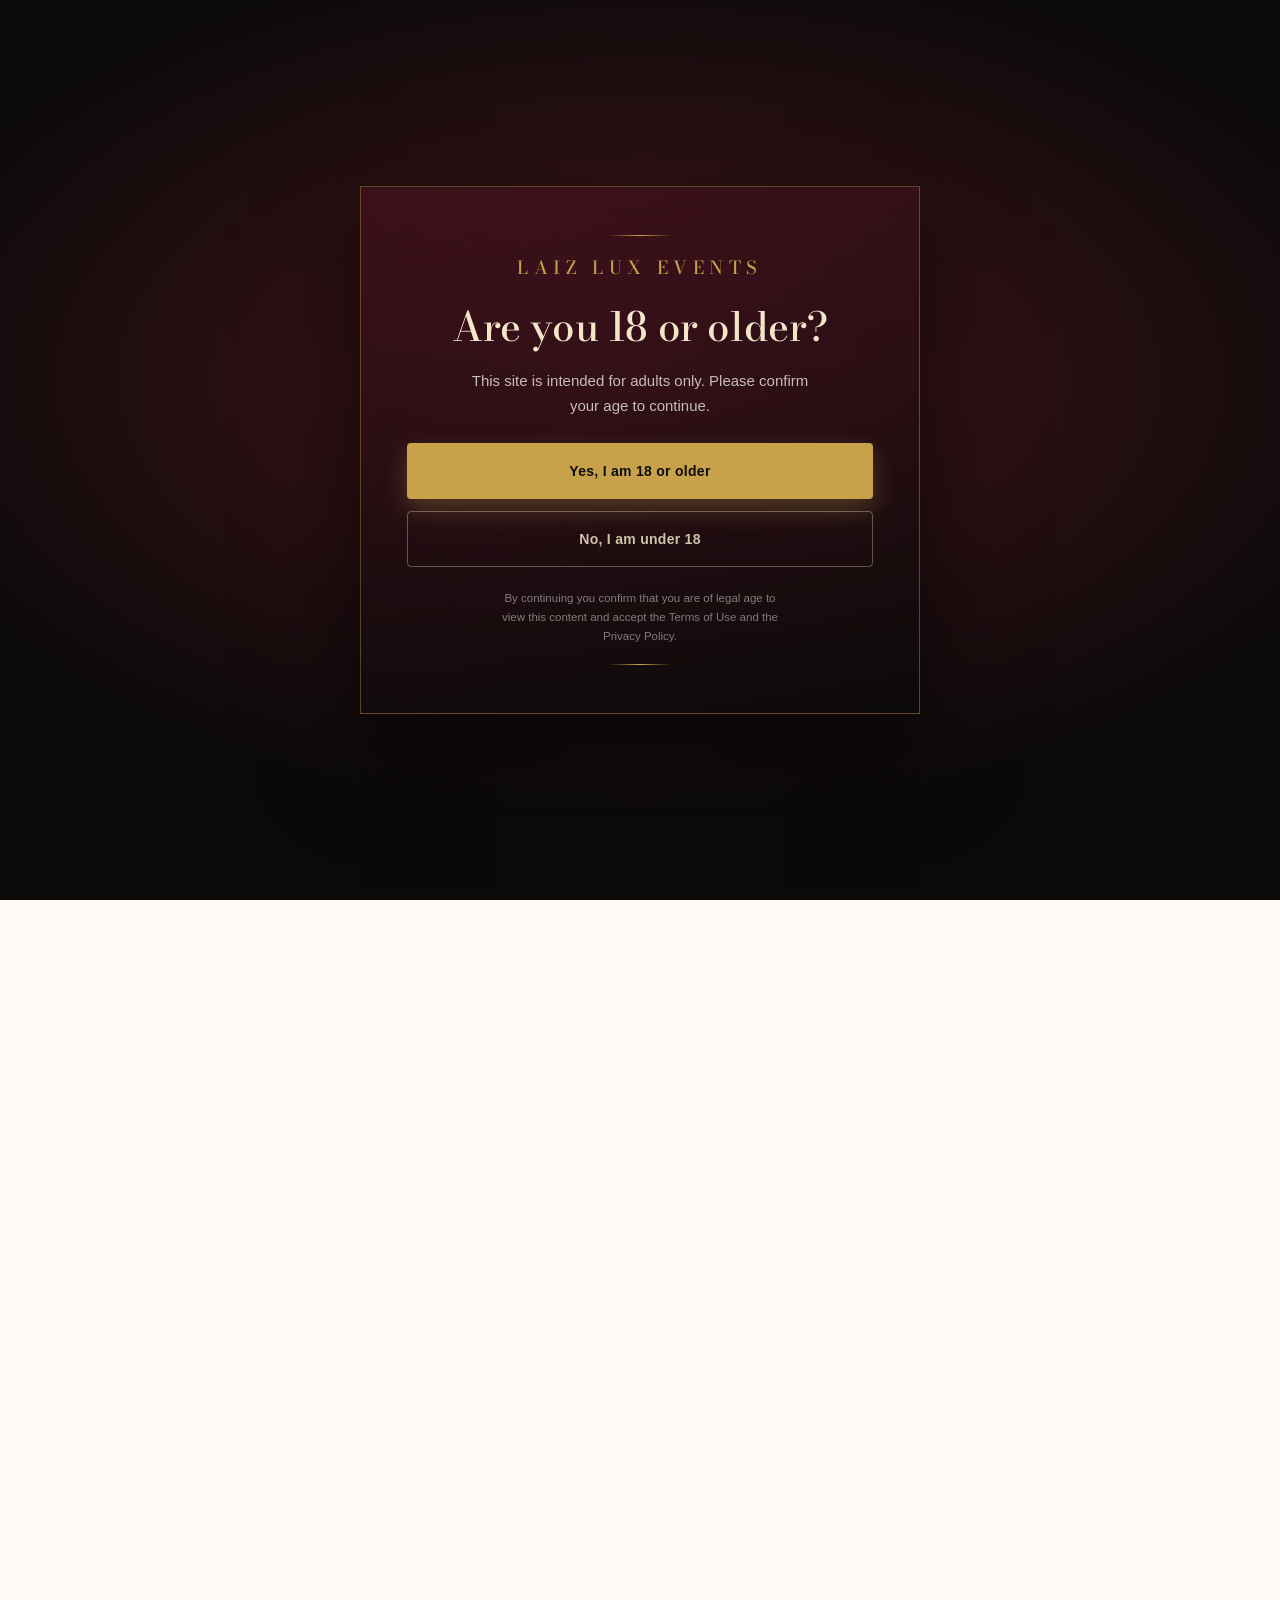
<file: index.html>
<!doctype html>
<html lang="en">
  <head>
    <meta charset="UTF-8" />
    <meta name="viewport" content="width=device-width, initial-scale=1" />

    <!-- ══════════════════════════════════════════════════════════════════
         ENDEREÇO DO SITE — quando tiveres domínio próprio, substitui o
         endereço nas linhas marcadas com [URL] aqui em baixo.
         ══════════════════════════════════════════════════════════════════ -->

    <title>Laiz Lux Events | Social company for international visitors in Lisbon &amp; Cascais</title>
    <meta name="description" content="English-speaking, strictly non-sexual social company for international visitors and residents in Lisbon, Cascais, Estoril, Ericeira and Comporta. Dinners, cultural events and celebrations. 18+." />
    <meta name="keywords" content="social company Lisbon, event companion Lisbon, social company Cascais, international visitors Lisbon, events Estoril, social company Ericeira, social company Comporta, dinner company Lisbon" />
    <meta name="author" content="Laiz Lux Events" />
    <meta name="robots" content="index, follow, max-image-preview:large" />
    <meta name="theme-color" content="#6E1B2B" />

    <!-- [URL] -->
    <link rel="canonical" href="https://mrbiscoitoxxx-web.github.io/" />
    <!-- [URL] -->
    <link rel="alternate" hreflang="en" href="https://mrbiscoitoxxx-web.github.io/" />
    <!-- [URL] -->
    <link rel="alternate" hreflang="pt" href="https://mrbiscoitoxxx-web.github.io/?lang=pt" />
    <!-- [URL] -->
    <link rel="alternate" hreflang="x-default" href="https://mrbiscoitoxxx-web.github.io/" />

    <meta property="og:site_name" content="Laiz Lux Events" />
    <meta property="og:title" content="Laiz Lux Events | Your occasion in Lisbon, made easy." />
    <meta property="og:description" content="Warm, strictly non-sexual social company for international visitors and residents in Lisbon and on the Portuguese coast." />
    <!-- [URL] -->
    <meta property="og:url" content="https://mrbiscoitoxxx-web.github.io/" />
    <!-- [URL] -->
    <meta property="og:image" content="https://mrbiscoitoxxx-web.github.io/og.jpg" />
    <meta property="og:image:width" content="1200" />
    <meta property="og:image:height" content="630" />
    <meta property="og:image:alt" content="Laiz Lux Events — your occasion in Lisbon, made easy." />
    <meta property="og:type" content="website" />
    <meta property="og:locale" content="en_GB" />
    <meta property="og:locale:alternate" content="pt_PT" />
    <meta name="twitter:card" content="summary_large_image" />
    <meta name="twitter:title" content="Laiz Lux Events | Your occasion in Lisbon, made easy." />
    <meta name="twitter:description" content="Warm, strictly non-sexual social company for international visitors and residents in Lisbon and Cascais." />

    <link rel="icon" type="image/svg+xml" href="data:image/svg+xml,%3Csvg xmlns='http://www.w3.org/2000/svg' viewBox='0 0 64 64'%3E%3Crect width='64' height='64' rx='32' fill='%236E1B2B'/%3E%3Ctext x='32' y='43' text-anchor='middle' font-family='Georgia' font-size='38' fill='%23C8A24A'%3EL%3C/text%3E%3C/svg%3E" />
    <link rel="apple-touch-icon" href="apple-touch-icon.png" />
    <link rel="preload" as="font" type="font/woff2" href="fonts/bodoni-500.woff2" crossorigin />
    <link rel="preload" as="image" href="laiz-hero.jpg" />
    <script>
      /* ─── Vinheta de abertura ───
         enabled        : liga/desliga a animação de entrada
         oncePerSession : true = só na primeira página de cada visita
         ?intro=1 no endereço força sempre a repetição. */
      window.LAIZ_INTRO = { enabled: true, oncePerSession: false };
      (function () {
        try {
          var cfg = window.LAIZ_INTRO;
          var hash = window.location.hash || '';
          if (/^#(top|about|gallery|how|faq|details|inquiry)$/.test(hash)) return;
          var forced = new URLSearchParams(window.location.search).get('intro') === '1';
          if (!forced) {
            if (!cfg.enabled) return;
            if (cfg.oncePerSession) {
              try { if (sessionStorage.getItem('laiz-intro') === '1') return; } catch (e) {}
            }
          }
          document.documentElement.classList.add('splash-on');
        } catch (e) {}
      })();
    </script>
    <link rel="stylesheet" href="style.css" />
  </head>
  <body>
    <div class="splash" id="splash" aria-hidden="true">
      <div class="splash-veil splash-veil-top"></div>
      <div class="splash-veil splash-veil-bottom"></div>

      <div class="splash-stage">
        <canvas class="splash-dust" id="splash-dust"></canvas>
        <div class="splash-glow"></div>

        <div class="splash-rules">
          <i style="--y: 34%; --delay: .26s; --hue: rgba(200,162,74,.8)"></i>
          <i style="--y: 50%; --delay: .40s; --hue: rgba(140,36,56,.9)"></i>
          <i style="--y: 66%; --delay: .32s; --hue: rgba(200,162,74,.55)"></i>
        </div>

        <span class="splash-orn splash-orn-a"></span>
        <span class="splash-orn splash-orn-b"></span>
        <span class="splash-orn splash-orn-c"></span>

        <div class="splash-mark">
          <svg class="mark" viewBox="0 0 1000 300" role="img" aria-label="Laiz Lux Events">
            <defs>
              <linearGradient id="sp-gold" x1="0" y1="0" x2="0" y2="1">
                <stop offset="0" stop-color="#F0DDA6" />
                <stop offset=".46" stop-color="#C8A24A" />
                <stop offset=".62" stop-color="#8E6C25" />
                <stop offset="1" stop-color="#E4C577" />
              </linearGradient>
              <linearGradient id="sp-edge" x1="0" y1="0" x2="1" y2="0">
                <stop offset="0" stop-color="#8C2438" />
                <stop offset=".35" stop-color="#C8A24A" />
                <stop offset="1" stop-color="#F3E6C8" />
              </linearGradient>
              <linearGradient id="sp-head" x1="0" y1="0" x2="1" y2="0">
                <stop offset="0" stop-color="#C8A24A" stop-opacity="0" />
                <stop offset=".5" stop-color="#FFF4D4" stop-opacity=".95" />
                <stop offset="1" stop-color="#C8A24A" stop-opacity="0" />
              </linearGradient>
              <linearGradient id="sp-band" x1="0" y1="0" x2="1" y2="0">
                <stop offset="0" stop-color="#000" />
                <stop offset=".36" stop-color="#555" />
                <stop offset=".5" stop-color="#fff" />
                <stop offset=".64" stop-color="#555" />
                <stop offset="1" stop-color="#000" />
              </linearGradient>

              <clipPath id="sp-wipe-stroke" clipPathUnits="userSpaceOnUse">
                <rect class="wipe wipe-stroke" x="0" y="-40" width="1000" height="380" />
              </clipPath>
              <clipPath id="sp-wipe-fill" clipPathUnits="userSpaceOnUse">
                <rect class="wipe wipe-fill" x="0" y="-40" width="1000" height="380" />
              </clipPath>
              <mask id="sp-shine" maskUnits="userSpaceOnUse" x="-600" y="-100" width="2400" height="500">
                <rect class="shine-band" x="0" y="-100" width="330" height="500" fill="url(#sp-band)" />
              </mask>
            </defs>

            <g class="ink ink-fill" clip-path="url(#sp-wipe-fill)">
              <text id="lineA" x="507" y="158">LAIZ LUX</text>
              <text id="lineB" x="518" y="232">EVENTS</text>
            </g>

            <g class="ink ink-stroke" clip-path="url(#sp-wipe-stroke)">
              <text x="507" y="158">LAIZ LUX</text>
              <text x="518" y="232">EVENTS</text>
            </g>

            <g class="ink ink-shine" mask="url(#sp-shine)">
              <text x="507" y="158">LAIZ LUX</text>
              <text x="518" y="232">EVENTS</text>
            </g>

            <rect class="light-head" x="-7" y="18" width="14" height="264" fill="url(#sp-head)" />
          </svg>

          <p class="splash-sub">Lisboa · Cascais</p>
        </div>
      </div>
    </div>

    <div class="agegate" id="agegate" role="dialog" aria-modal="true"
         aria-labelledby="gate-title" aria-describedby="gate-body" hidden>
      <div class="gate-backdrop"></div>
      <div class="gate-panel" role="document">
        <span class="gate-rule" aria-hidden="true"></span>
        <p class="gate-brand">Laiz Lux Events</p>
        <h2 id="gate-title" data-i18n="gateTitle">Are you 18 or older?</h2>
        <p id="gate-body" class="gate-body" data-i18n="gateBody">This site is intended for adults only. Please confirm your age to continue.</p>
        <div class="gate-actions">
          <button type="button" class="button primary-button" id="gate-yes" data-i18n="gateYes">Yes, I am 18 or older</button>
          <button type="button" class="button gate-no" id="gate-no" data-i18n="gateNo">No, I am under 18</button>
        </div>
        <p class="gate-legal"><span data-i18n="gateLegalA">By continuing you confirm that you are of legal age to view this content and accept the</span> <a href="termos.html" data-i18n="gateTerms">Terms of Use</a> <span data-i18n="gateLegalB">and the</span> <a href="privacidade.html" data-i18n="gatePrivacy">Privacy Policy</a>.</p>
        <span class="gate-rule" aria-hidden="true"></span>
      </div>
    </div>

    <a class="skip-link" href="#top" data-i18n="skip">Skip to content</a>

    <svg class="icon-sprite" aria-hidden="true" focusable="false" xmlns="http://www.w3.org/2000/svg">
      <symbol id="i-wa" viewBox="0 0 24 24"><path d="M21 11.5a8.4 8.4 0 0 1-8.5 8.5 8.6 8.6 0 0 1-3.9-.9L3.2 21l1.9-5.5A8.4 8.4 0 0 1 4 11.5 8.4 8.4 0 0 1 12.5 3 8.4 8.4 0 0 1 21 11.5Z"/><path d="M9.2 9.1c.2-.5.4-.5.7-.5h.5c.2 0 .4 0 .6.5l.7 1.6c.1.2 0 .4-.1.5l-.4.5c-.1.2-.2.3 0 .6a6 6 0 0 0 2.7 2.3c.3.1.4 0 .5-.1l.6-.7c.1-.2.3-.2.5-.1l1.6.8c.2.1.3.3.3.4a1.7 1.7 0 0 1-1.2 1.6 2.9 2.9 0 0 1-2.1-.2 9.6 9.6 0 0 1-4.6-4.2 3.4 3.4 0 0 1-.6-1.8c0-.6.2-1 .3-1.2Z"/></symbol>
      <symbol id="i-glass" viewBox="0 0 24 24"><path d="M7.5 3h9l-.7 5.6a4.3 4.3 0 0 1-8.6 0L7.5 3Z"/><path d="M12 13.5V20"/><path d="M8.5 20h7"/></symbol>
      <symbol id="i-ticket" viewBox="0 0 24 24"><path d="M3 8.6c0-.9.7-1.6 1.5-1.6h15c.8 0 1.5.7 1.5 1.6v1.9a2 2 0 0 0 0 3.9v2c0 .9-.7 1.6-1.5 1.6h-15A1.6 1.6 0 0 1 3 16.4v-2a2 2 0 0 0 0-3.9V8.6Z"/><path d="M14.5 7.5v9" stroke-dasharray="2.2 2.4"/></symbol>
      <symbol id="i-sparkle" viewBox="0 0 24 24"><path d="M11 3.5 12.6 8l4.5 1.6-4.5 1.7L11 15.8 9.4 11.3 4.9 9.6 9.4 8 11 3.5Z"/><path d="M18 14.5l.8 2.2 2.2.8-2.2.8-.8 2.2-.8-2.2-2.2-.8 2.2-.8.8-2.2Z"/></symbol>
      <symbol id="i-pin" viewBox="0 0 24 24"><path d="M12 21s7-5.6 7-10.2A7 7 0 1 0 5 10.8C5 15.4 12 21 12 21Z"/><circle cx="12" cy="10.6" r="2.6"/></symbol>
      <symbol id="i-globe" viewBox="0 0 24 24"><circle cx="12" cy="12" r="9"/><path d="M3 12h18"/><path d="M12 3a14.5 14.5 0 0 1 0 18 14.5 14.5 0 0 1 0-18Z"/></symbol>
      <symbol id="i-copy" viewBox="0 0 24 24"><rect x="9" y="9" width="11" height="11" rx="2.2"/><path d="M5 15.5V6.2C5 5 6 4 7.2 4H16"/></symbol>
      <symbol id="i-check" viewBox="0 0 24 24"><path d="m5 12.6 4.6 4.6L19 7"/></symbol>
      <symbol id="i-sound-on" viewBox="0 0 24 24"><path d="M4 9.5h3.2L12 5.4v13.2L7.2 14.5H4a1 1 0 0 1-1-1v-3a1 1 0 0 1 1-1Z"/><path d="M15.8 9.2a4 4 0 0 1 0 5.6"/><path d="M18.4 6.6a7.6 7.6 0 0 1 0 10.8"/></symbol>
      <symbol id="i-sound-off" viewBox="0 0 24 24"><path d="M4 9.5h3.2L12 5.4v13.2L7.2 14.5H4a1 1 0 0 1-1-1v-3a1 1 0 0 1 1-1Z"/><path d="m16.3 9.7 4.4 4.6"/><path d="m20.7 9.7-4.4 4.6"/></symbol>
      <symbol id="i-arrow" viewBox="0 0 24 24"><path d="M4.5 12h15"/><path d="m13.5 6 6 6-6 6"/></symbol>
    </svg>

    <header class="site-header">
      <a class="brand" href="#top" aria-label="Laiz Lux Events home"><span aria-hidden="true">L</span>Laiz Lux Events</a>

      <nav id="main-nav" aria-label="Main navigation">
        <a href="#about" data-i18n="navAbout">About</a>
        <a href="#gallery" class="nav-gallery" hidden data-i18n="navGallery">Gallery</a>
        <a href="#how" data-i18n="navHow">How it works</a>
        <a href="#faq" data-i18n="navFaq">FAQ</a>
        <a href="#inquiry" data-i18n="navContact">Contact</a>
      </nav>

      <div class="header-tools">
        <div class="language-switch" role="group" aria-label="Choose language">
          <button type="button" class="active" data-language="en" aria-pressed="true">EN</button>
          <button type="button" data-language="pt" aria-pressed="false">PT</button>
        </div>
        <button type="button" class="nav-toggle" id="nav-toggle" aria-expanded="false" aria-controls="main-nav" aria-label="Menu">
          <span aria-hidden="true"></span><span aria-hidden="true"></span><span aria-hidden="true"></span>
        </button>
      </div>
    </header>

    <main>
      <section class="hero" id="top">
        <div class="hero-copy">
          <strong class="age-notice" data-i18n="age">18+ · Adults only</strong>
          <p class="eyebrow" data-i18n="eyebrow">Lisbon · Cascais</p>
          <p class="kicker" data-i18n="kicker">For international visitors &amp; residents</p>
          <h1 data-i18n="title">Your occasion in Lisbon, made easy.</h1>
          <p class="hero-body" data-i18n="body">Warm, strictly non-sexual social company for international men visiting or living in Lisbon and Cascais — for dinners, cultural events and celebrations.</p>
          <div class="hero-actions">
            <a class="button primary-button hero-cta js-wa" href="https://api.whatsapp.com/message/2DVRTS4D55OAC1?autoload=1&amp;app_absent=0" target="_blank" rel="noreferrer"><svg class="icon" aria-hidden="true"><use href="#i-wa"/></svg><span data-i18n="whatsapp">WhatsApp</span></a>
            <a class="button secondary-button" href="#inquiry" data-i18n="plan">Plan an occasion</a>
          </div>
          <p class="microcopy" data-i18n="micro">Usually replies within the hour · Lisbon &amp; Cascais · 18+</p>
          <p class="trust-line"><svg class="icon" aria-hidden="true"><use href="#i-check"/></svg><span data-i18n="trust">Respectful · Discreet · Clearly arranged</span></p>
        </div>
        <div class="hero-stage" role="img" aria-label="Laiz in a red satin gown, studio portraits">
          <img class="hero-photo" src="laiz-hero.jpg" alt="" width="1101" height="1264" />
          <div class="place-line"><span>LISBOA</span><i></i><span>CASCAIS</span></div>
          <div class="stage-note"><span>38.72° N</span><span>ATLANTIC COAST</span></div>
        </div>
        <div class="fact-strip">
          <span><svg class="icon" aria-hidden="true"><use href="#i-pin"/></svg><i data-i18n="location">Lisbon &amp; Cascais</i></span>
          <span><svg class="icon" aria-hidden="true"><use href="#i-globe"/></svg>Português &amp; English</span>
          <span><b>18+</b></span>
        </div>
      </section>

      <section class="areas-section" aria-labelledby="areas-title">
        <div>
          <p class="eyebrow" data-i18n="areasKicker">Service area · Google Maps</p>
          <h2 id="areas-title" data-i18n="areasTitle">Across Lisbon and the coast.</h2>
          <p data-i18n="areasBody">Available by arrangement in Lisbon, Cascais, Estoril, Ericeira and Comporta. Open any destination in Google Maps.</p>
        </div>
        <div class="area-links">
          <a href="https://www.google.com/maps/search/?api=1&amp;query=Lisbon%2C%20Portugal" target="_blank" rel="noreferrer"><svg class="icon" aria-hidden="true"><use href="#i-pin"/></svg>Lisbon</a>
          <a href="https://www.google.com/maps/search/?api=1&amp;query=Cascais%2C%20Portugal" target="_blank" rel="noreferrer"><svg class="icon" aria-hidden="true"><use href="#i-pin"/></svg>Cascais</a>
          <a href="https://www.google.com/maps/search/?api=1&amp;query=Estoril%2C%20Portugal" target="_blank" rel="noreferrer"><svg class="icon" aria-hidden="true"><use href="#i-pin"/></svg>Estoril</a>
          <a href="https://www.google.com/maps/search/?api=1&amp;query=Ericeira%2C%20Portugal" target="_blank" rel="noreferrer"><svg class="icon" aria-hidden="true"><use href="#i-pin"/></svg>Ericeira</a>
          <a href="https://www.google.com/maps/search/?api=1&amp;query=Comporta%2C%20Portugal" target="_blank" rel="noreferrer"><svg class="icon" aria-hidden="true"><use href="#i-pin"/></svg>Comporta</a>
        </div>
      </section>

      <section class="about-section" id="about">
        <div class="section-intro">
          <p class="eyebrow" data-i18n="aboutKicker">A local contact you can trust</p>
          <h2 data-i18n="aboutTitle">Good company, clearly arranged.</h2>
          <p data-i18n="aboutBody">For international men travelling, working or living in Lisbon and Cascais who would like friendly company at a dinner, cultural event or celebration. Every arrangement starts with clear expectations and mutual respect.</p>
        </div>
        <figure class="about-shot">
          <img src="about-shot.jpg" width="1400" height="933" loading="lazy"
               data-i18n-alt="aboutAlt" alt="Laiz seated in a black armchair, studio portrait" />
        </figure>

        <div class="occasion-grid">
          <article class="occasion-card"><span>01</span><svg class="icon" aria-hidden="true"><use href="#i-glass"/></svg><h3 data-i18n="card1Title">Dinners</h3><p data-i18n="card1Body">Relaxed social company for a restaurant reservation or special evening.</p></article>
          <article class="occasion-card"><span>02</span><svg class="icon" aria-hidden="true"><use href="#i-ticket"/></svg><h3 data-i18n="card2Title">Culture &amp; events</h3><p data-i18n="card2Body">Company for exhibitions, performances, receptions and public events.</p></article>
          <article class="occasion-card"><span>03</span><svg class="icon" aria-hidden="true"><use href="#i-sparkle"/></svg><h3 data-i18n="card3Title">Celebrations</h3><p data-i18n="card3Body">A friendly presence for parties and respectful social occasions.</p></article>
        </div>
      </section>

      <section class="gallery-section" id="gallery" aria-labelledby="gallery-title" hidden>
        <div class="gallery-intro">
          <p class="eyebrow" data-i18n="galleryKicker">Moments</p>
          <h2 id="gallery-title" data-i18n="galleryTitle">Lisbon, at its best hours.</h2>
        </div>
        <div class="gallery-strip" id="gallery-strip"></div>
      </section>

      <section class="steps-section" id="how" aria-labelledby="how-title">
        <div class="steps-intro">
          <p class="eyebrow gold" data-i18n="howKicker">How it works</p>
          <h2 id="how-title" data-i18n="howTitle">Three steps, no guesswork.</h2>
          <p data-i18n="howBody">From the first message to the evening itself, everything is agreed in advance — so you know exactly what to expect.</p>
        </div>
        <ol class="steps-list">
          <li>
            <span class="step-number">01</span>
            <h3 data-i18n="step1Title">Send the details</h3>
            <p data-i18n="step1Body">A short WhatsApp message with the date, the city, the type of occasion and how long you would like company for.</p>
          </li>
          <li>
            <span class="step-number">02</span>
            <h3 data-i18n="step2Title">Confirm together</h3>
            <p data-i18n="step2Body">We agree the meeting point, the timing and what is included. Any questions are answered before anything is confirmed.</p>
          </li>
          <li>
            <span class="step-number">03</span>
            <h3 data-i18n="step3Title">Meet and enjoy the evening</h3>
            <p data-i18n="step3Body">We meet at the agreed public venue at the agreed time. Warm, easy company — nothing more, nothing less.</p>
          </li>
        </ol>
      </section>

      <section class="evening-section" id="evening" aria-labelledby="evening-title">
        <figure class="evening-shot">
          <img src="evening.jpg" width="760" height="1544" loading="lazy"
               data-i18n-alt="eveningAlt" alt="Laiz in a black blazer, studio portrait" />
        </figure>

        <div class="evening-copy">
          <p class="eyebrow" data-i18n="eveningKicker">The city</p>
          <h2 id="evening-title" data-i18n="eveningTitle">An evening in Lisbon.</h2>
          <p class="evening-intro" data-i18n="eveningIntro">If you are planning the evening rather than just the company, here is how the city tends to work.</p>

          <div class="evening-notes">
            <article>
              <h3 data-i18n="ev1Title">Dinner runs late</h3>
              <p data-i18n="ev1Body">Lisbon sits down to dinner around nine. The tables worth having are in Príncipe Real, Chiado and along the Avenida da Liberdade, and the good ones are booked a few days ahead — worth doing before we confirm a date.</p>
            </article>
            <article>
              <h3 data-i18n="ev2Title">The coast is close</h3>
              <p data-i18n="ev2Body">Cascais and Estoril are about forty minutes from Cais do Sodré, the train running the whole way along the river. Ericeira lies north past Sintra; Comporta is south, over the bridge, and is an afternoon and an evening rather than a dinner.</p>
            </article>
            <article>
              <h3 data-i18n="ev3Title">Openings and seasons</h3>
              <p data-i18n="ev3Body">Galleries, concert halls and hotel receptions fill the calendar from September through June. August empties the city and moves everything to the sea.</p>
            </article>
          </div>
        </div>
      </section>

      <section class="details-section" id="details">
        <div>
          <p class="eyebrow gold" data-i18n="detailsKicker">Before we meet</p>
          <h2 data-i18n="detailsTitle">Simple, clear and comfortable.</h2>
          <p data-i18n="detailsBody">Please share your date, location, type of occasion, expected duration, preferred language and whether you are visiting or living locally. Meetings take place in agreed public venues.</p>
        </div>
        <aside class="boundary-card"><strong>18+</strong><h3 data-i18n="boundaryTitle">Clear boundaries</h3><p data-i18n="boundaryBody">This page is exclusively for non-sexual social companionship at events and public occasions. No intimate services are offered, requested or negotiated.</p></aside>
      </section>

      <section class="faq-section" id="faq" aria-labelledby="faq-title">
        <div class="faq-intro">
          <p class="eyebrow" data-i18n="faqKicker">Questions</p>
          <h2 id="faq-title" data-i18n="faqTitle">Everything worth asking first.</h2>
        </div>
        <div class="faq-list">
          <details><summary><span data-i18n="q1">What exactly is included?</span></summary><p data-i18n="a1">Friendly, attentive company at a public occasion — conversation, a warm presence at the table and someone who knows the city. Nothing else is offered or implied.</p></details>
          <details><summary><span data-i18n="q2">Is this an escort or intimate service?</span></summary><p data-i18n="a2">No. This is strictly non-sexual social company. Requests of an intimate nature are declined and end the conversation.</p></details>
          <details><summary><span data-i18n="q3">How do I book?</span></summary><p data-i18n="a3">Send the details on WhatsApp using the form on this page. Messages usually get a reply within the hour. Booking a day or two ahead is best, though same-day is sometimes possible.</p></details>
          <details><summary><span data-i18n="q4">Where do we meet?</span></summary><p data-i18n="a4">Always at an agreed public venue — a restaurant, a hotel lobby, or the entrance of the event itself.</p></details>
          <details><summary><span data-i18n="q5">How is the fee arranged?</span></summary><p data-i18n="a5">The rate depends on the duration and location and is agreed on WhatsApp before anything is confirmed. No surprises and nothing negotiated on the night.</p></details>
          <details><summary><span data-i18n="q6">Which languages can we speak?</span></summary><p data-i18n="a6">English and Portuguese, whichever you are more comfortable in.</p></details>
          <details><summary><span data-i18n="q7">Do you travel outside Lisbon?</span></summary><p data-i18n="a7">Cascais, Estoril, Ericeira and Comporta are all available by arrangement. Anywhere further can be discussed, with travel agreed in advance.</p></details>
          <details><summary><span data-i18n="q8">How discreet is this?</span></summary><p data-i18n="a8">Completely. Your details are never shared and nothing is published about an occasion without your agreement.</p></details>
        </div>
      </section>

      <section class="inquiry-section" id="inquiry">
        <div class="contact-intro">
          <p class="eyebrow" data-i18n="contactKicker">Start with the details</p>
          <h2 data-i18n="contactTitle">Let’s arrange your occasion.</h2>
          <p data-i18n="contactBody">Fill in what you know and the message is written for you — then send it on WhatsApp in one tap.</p>
        </div>

        <div class="contact-grid">
          <form class="inquiry-form" id="inquiry-form" novalidate>
            <div class="field-row">
              <p class="field">
                <label for="f-date" data-i18n="fDate">Date</label>
                <input type="date" id="f-date" name="date" />
              </p>
              <p class="field">
                <label for="f-city" data-i18n="fCity">City</label>
                <select id="f-city" name="city">
                  <option value="Lisbon" data-i18n="cLisbon">Lisbon</option>
                  <option value="Cascais">Cascais</option>
                  <option value="Estoril">Estoril</option>
                  <option value="Ericeira">Ericeira</option>
                  <option value="Comporta">Comporta</option>
                  <option value="other" data-i18n="optOther">Other</option>
                </select>
              </p>
            </div>

            <div class="field-row">
              <p class="field">
                <label for="f-occasion" data-i18n="fOccasion">Occasion</label>
                <select id="f-occasion" name="occasion">
                  <option value="dinner" data-i18n="optDinner">Dinner</option>
                  <option value="culture" data-i18n="optCulture">Cultural event</option>
                  <option value="celebration" data-i18n="optCelebration">Celebration</option>
                  <option value="other" data-i18n="optOther">Other</option>
                </select>
              </p>
              <p class="field">
                <label for="f-duration" data-i18n="fDuration">Duration</label>
                <select id="f-duration" name="duration">
                  <option value="2h">2h</option>
                  <option value="3h">3h</option>
                  <option value="4h">4h</option>
                  <option value="evening" data-i18n="optEvening">Full evening</option>
                  <option value="undecided" data-i18n="optUndecided">Not sure yet</option>
                </select>
              </p>
            </div>

            <div class="field-row">
              <p class="field">
                <label for="f-language" data-i18n="fLanguage">Preferred language</label>
                <select id="f-language" name="language">
                  <option value="English">English</option>
                  <option value="Português">Português</option>
                  <option value="either" data-i18n="optEither">Either</option>
                </select>
              </p>
              <p class="field">
                <label for="f-status" data-i18n="fStatus">You are</label>
                <select id="f-status" name="status">
                  <option value="visiting" data-i18n="optVisiting">Visiting Portugal</option>
                  <option value="living" data-i18n="optLiving">Living in Portugal</option>
                </select>
              </p>
            </div>

            <p class="field">
              <label for="f-notes" data-i18n="fNotes">Anything else (optional)</label>
              <textarea id="f-notes" name="notes" rows="3"></textarea>
            </p>

            <div class="form-preview">
              <span class="preview-label" data-i18n="previewLabel">Your message</span>
              <p id="message-preview" aria-live="polite"></p>
            </div>

            <div class="form-actions">
              <a class="button primary-button" id="send-whatsapp" href="https://wa.me/351961039001" target="_blank" rel="noreferrer"><svg class="icon" aria-hidden="true"><use href="#i-wa"/></svg><span data-i18n="sendWhatsapp">Send on WhatsApp</span></a>
              <button class="copy-button" id="copy-inquiry" type="button"><svg class="icon" aria-hidden="true"><use href="#i-copy"/></svg><span data-i18n="copyInquiry">Copy message</span></button>
            </div>
            <p class="microcopy" data-i18n="micro">Usually replies within the hour · Lisbon &amp; Cascais · 18+</p>
            <p class="social-line" id="social-line" hidden>
              <span class="social-label" data-i18n="alsoOn">Also on</span>
              <span class="social-links"></span>
            </p>
          </form>

        </div>
      </section>
    </main>

    <footer>
      <span>LAIZ LUX EVENTS · LISBON &amp; CASCAIS</span>
      <span><a href="termos.html" data-i18n="footTerms">Terms of Use</a> · <a href="privacidade.html" data-i18n="footPrivacy">Privacy Policy</a> · <i data-i18n="age">18+ · Adults only</i></span>
    </footer>

    <button type="button" class="sound-toggle" id="sound-toggle" aria-pressed="false" hidden>
      <svg class="icon on" aria-hidden="true"><use href="#i-sound-on"/></svg>
      <svg class="icon off" aria-hidden="true"><use href="#i-sound-off"/></svg>
    </button>

    <div class="mobile-bar">
      <a class="button primary-button js-wa" href="https://api.whatsapp.com/message/2DVRTS4D55OAC1?autoload=1&amp;app_absent=0" target="_blank" rel="noreferrer"><svg class="icon" aria-hidden="true"><use href="#i-wa"/></svg><span data-i18n="whatsapp">WhatsApp</span></a>
      <a class="button secondary-button" href="#inquiry" data-i18n="planShort">Plan an occasion</a>
    </div>

    <script type="application/ld+json">
      {"@context":"https://schema.org","@type":"Service","name":"Laiz Lux Events","serviceType":"Non-sexual social companionship for events","description":"Strictly non-sexual social company for international visitors and residents in Lisbon and on the Portuguese coast.","areaServed":[{"@type":"City","name":"Lisbon"},{"@type":"City","name":"Cascais"},{"@type":"City","name":"Estoril"},{"@type":"City","name":"Ericeira"},{"@type":"Place","name":"Comporta"}],"availableLanguage":["English","Portuguese"],"audience":{"@type":"Audience","suggestedMinAge":18},"url":"https://mrbiscoitoxxx-web.github.io/","image":"https://mrbiscoitoxxx-web.github.io/og.jpg","provider":{"@type":"LocalBusiness","name":"Laiz Lux Events","telephone":"+351961039001","address":{"@type":"PostalAddress","addressLocality":"Lisbon","addressCountry":"PT"},"areaServed":"Lisbon Metropolitan Area"}}
    </script>
    <script type="application/ld+json">
      {"@context":"https://schema.org","@type":"FAQPage","mainEntity":[
        {"@type":"Question","name":"What exactly is included?","acceptedAnswer":{"@type":"Answer","text":"Friendly, attentive company at a public occasion — conversation, a warm presence at the table and someone who knows the city. Nothing else is offered or implied."}},
        {"@type":"Question","name":"Is this an escort or intimate service?","acceptedAnswer":{"@type":"Answer","text":"No. This is strictly non-sexual social company. Requests of an intimate nature are declined and end the conversation."}},
        {"@type":"Question","name":"How do I book?","acceptedAnswer":{"@type":"Answer","text":"Send the details on WhatsApp using the form on this page. Messages usually get a reply within the hour. Booking a day or two ahead is best, though same-day is sometimes possible."}},
        {"@type":"Question","name":"Where do we meet?","acceptedAnswer":{"@type":"Answer","text":"Always at an agreed public venue — a restaurant, a hotel lobby, or the entrance of the event itself."}},
        {"@type":"Question","name":"How is the fee arranged?","acceptedAnswer":{"@type":"Answer","text":"The rate depends on the duration and location and is agreed on WhatsApp before anything is confirmed."}},
        {"@type":"Question","name":"Which languages can we speak?","acceptedAnswer":{"@type":"Answer","text":"English and Portuguese, whichever you are more comfortable in."}},
        {"@type":"Question","name":"Do you travel outside Lisbon?","acceptedAnswer":{"@type":"Answer","text":"Cascais, Estoril, Ericeira and Comporta are all available by arrangement. Anywhere further can be discussed, with travel agreed in advance."}},
        {"@type":"Question","name":"How discreet is this?","acceptedAnswer":{"@type":"Answer","text":"Completely. Your details are never shared and nothing is published about an occasion without your agreement."}}
      ]}
    </script>
    <script src="script.js"></script>
  </body>
</html>
</file>
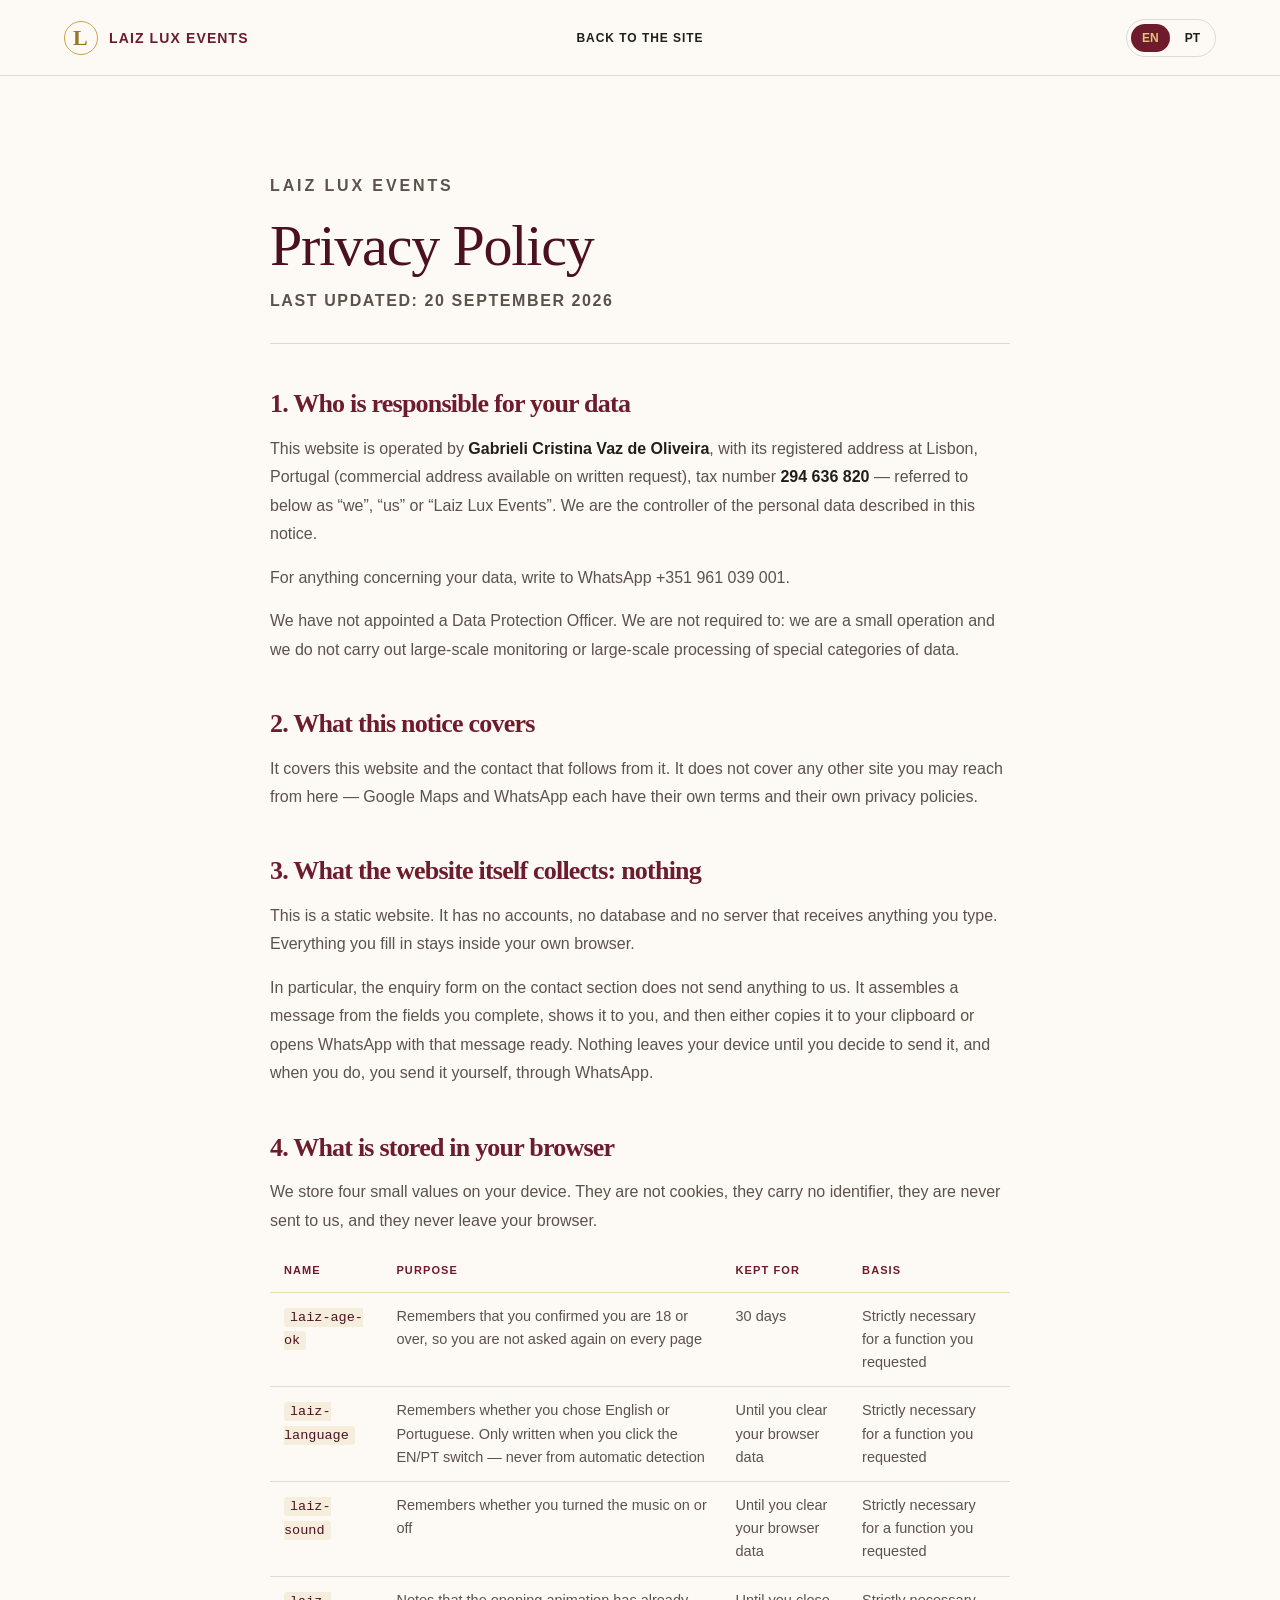
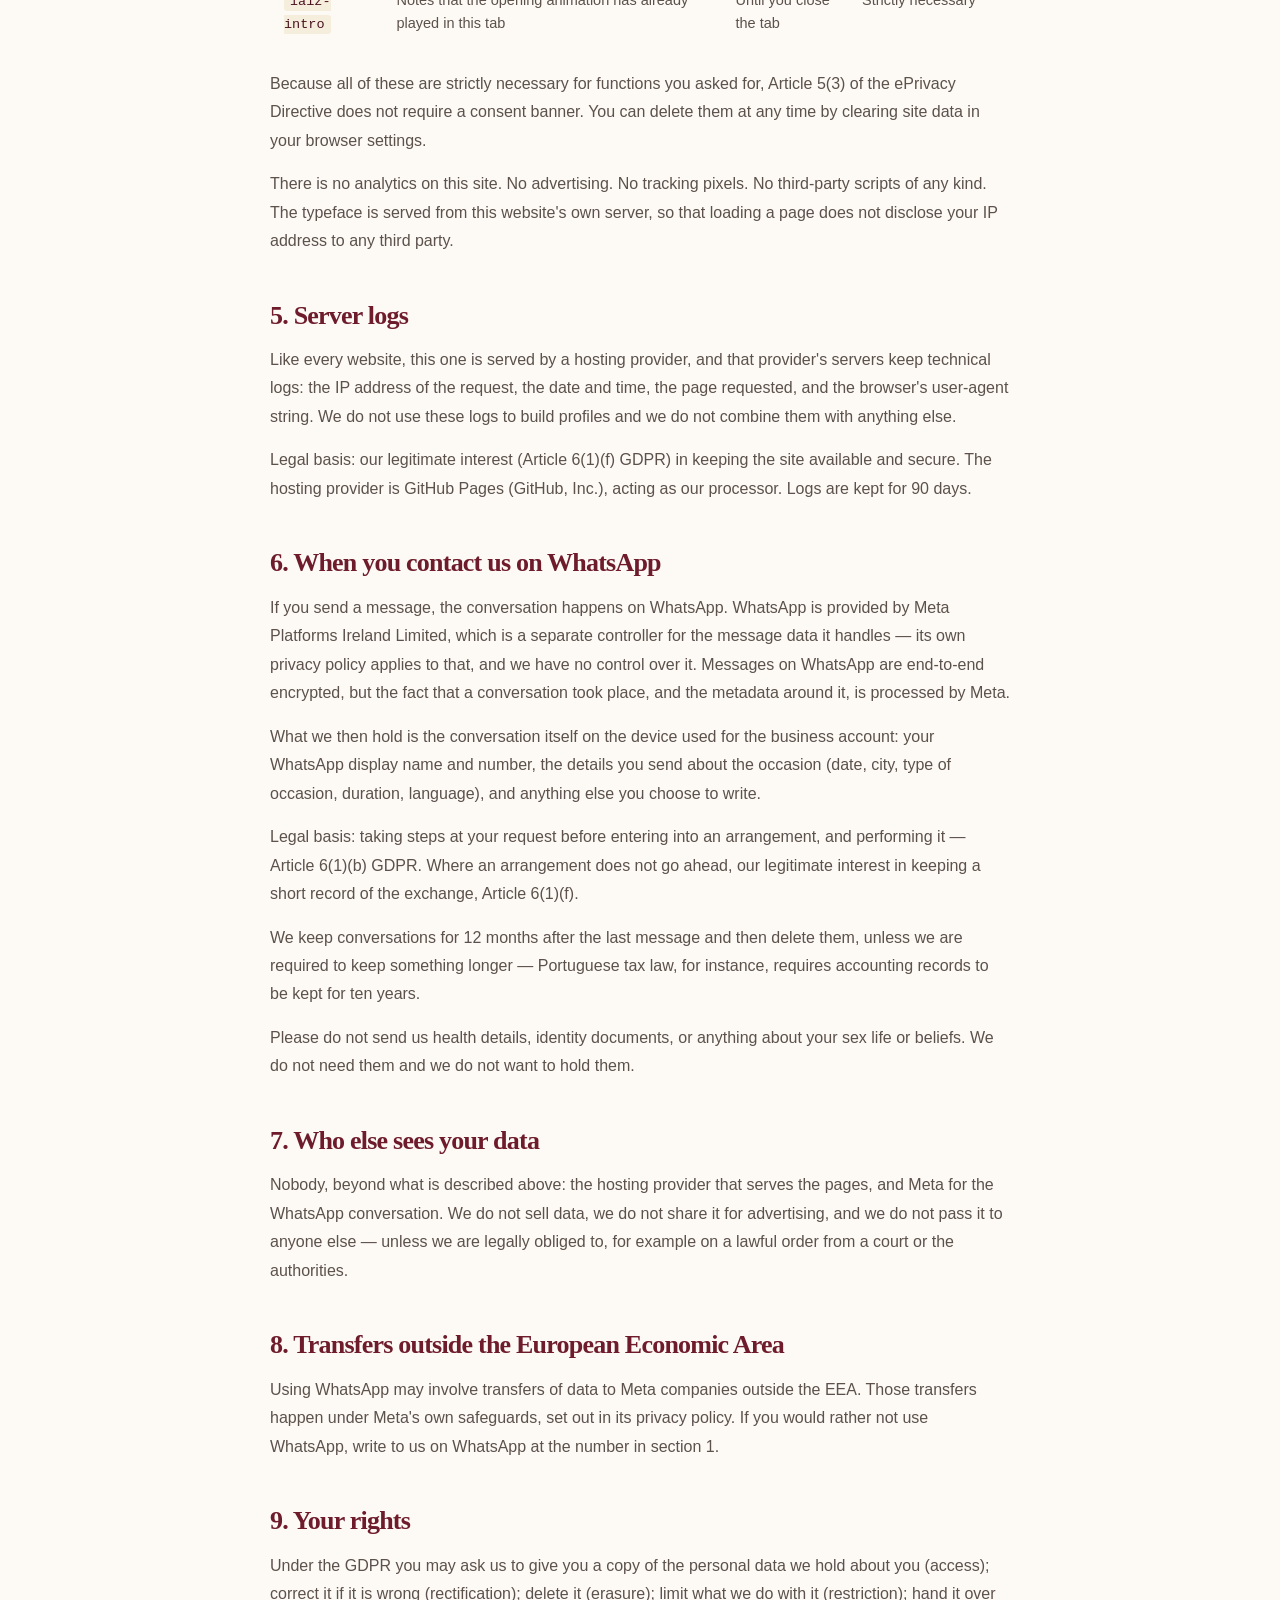
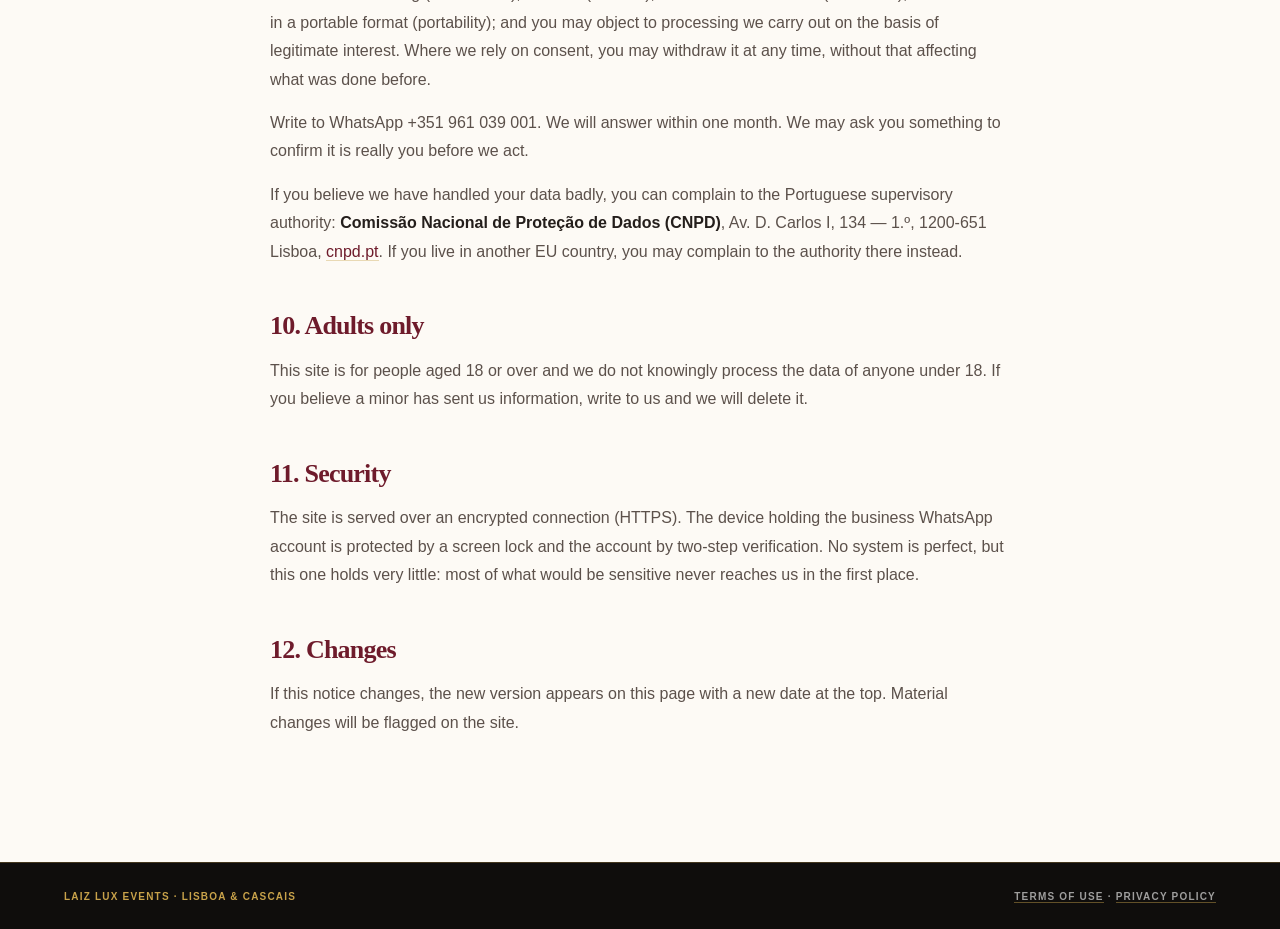
<file: privacidade.html>
<!doctype html>
<html lang="en">
  <head>
    <meta charset="UTF-8" />
    <meta name="viewport" content="width=device-width, initial-scale=1" />
    <title>Privacy Policy — Laiz Lux Events</title>
    <meta name="description" content="How Laiz Lux Events handles personal data — GDPR privacy notice." />
    <meta name="robots" content="index, follow" />
    <meta name="theme-color" content="#6E1B2B" />
    <link rel="icon" type="image/svg+xml" href="data:image/svg+xml,%3Csvg xmlns='http://www.w3.org/2000/svg' viewBox='0 0 64 64'%3E%3Crect width='64' height='64' rx='32' fill='%236E1B2B'/%3E%3Ctext x='32' y='43' text-anchor='middle' font-family='Georgia' font-size='38' fill='%23C8A24A'%3EL%3C/text%3E%3C/svg%3E" />
    <link rel="preload" as="font" type="font/woff2" href="fonts/bodoni-500.woff2" crossorigin />
    <link rel="stylesheet" href="style.css" />
  </head>
  <body class="legal-page">
    <header class="site-header">
      <a class="brand" href="/#top" aria-label="Laiz Lux Events"><span aria-hidden="true">L</span>Laiz Lux Events</a>
      <nav aria-label="Main navigation">
        <a href="/#top" data-legal-i18n="back">Back to the site</a>
      </nav>
      <div class="header-tools">
        <div class="language-switch" role="group" aria-label="Choose language">
          <button type="button" class="active" data-legal-lang="en" aria-pressed="true">EN</button>
          <button type="button" data-legal-lang="pt" aria-pressed="false">PT</button>
        </div>
      </div>
    </header>

    <main class="legal">
      <article lang="en" data-legal-doc="en">
        <p class="eyebrow">Laiz Lux Events</p>
        <h1>Privacy Policy</h1>
        <p class="legal-updated">Last updated: 20 September 2026</p>
        


<h2>1. Who is responsible for your data</h2>
<p>This website is operated by <strong>Gabrieli Cristina Vaz de Oliveira</strong>, with its
registered address at Lisbon, Portugal (commercial address available on written request), tax number <strong>294 636 820</strong> — referred
to below as “we”, “us” or “Laiz Lux Events”. We are the controller of the personal data
described in this notice.</p>
<p>For anything concerning your data, write to WhatsApp +351 961 039 001.</p>
<p>We have not appointed a Data Protection Officer. We are not required to: we are a small
operation and we do not carry out large-scale monitoring or large-scale processing of special
categories of data.</p>

<h2>2. What this notice covers</h2>
<p>It covers this website and the contact that follows from it. It does not cover any other
site you may reach from here — Google Maps and WhatsApp each have their own terms and their
own privacy policies.</p>

<h2>3. What the website itself collects: nothing</h2>
<p>This is a static website. It has no accounts, no database and no server that receives
anything you type. Everything you fill in stays inside your own browser.</p>
<p>In particular, the enquiry form on the contact section does not send anything to us.
It assembles a message from the fields you complete, shows it to you, and then either copies
it to your clipboard or opens WhatsApp with that message ready. Nothing leaves your device
until you decide to send it, and when you do, you send it yourself, through WhatsApp.</p>

<h2>4. What is stored in your browser</h2>
<p>We store four small values on your device. They are not cookies, they carry no identifier,
they are never sent to us, and they never leave your browser.</p>
<table class="legal-table">
  <thead><tr><th>Name</th><th>Purpose</th><th>Kept for</th><th>Basis</th></tr></thead>
  <tbody>
    <tr><td><code>laiz-age-ok</code></td><td>Remembers that you confirmed you are 18 or over, so you are not asked again on every page</td><td>30 days</td><td>Strictly necessary for a function you requested</td></tr>
    <tr><td><code>laiz-language</code></td><td>Remembers whether you chose English or Portuguese. Only written when you click the EN/PT switch — never from automatic detection</td><td>Until you clear your browser data</td><td>Strictly necessary for a function you requested</td></tr>
    <tr><td><code>laiz-sound</code></td><td>Remembers whether you turned the music on or off</td><td>Until you clear your browser data</td><td>Strictly necessary for a function you requested</td></tr>
    <tr><td><code>laiz-intro</code></td><td>Notes that the opening animation has already played in this tab</td><td>Until you close the tab</td><td>Strictly necessary</td></tr>
  </tbody>
</table>
<p>Because all of these are strictly necessary for functions you asked for, Article 5(3) of the
ePrivacy Directive does not require a consent banner. You can delete them at any time by
clearing site data in your browser settings.</p>
<p>There is no analytics on this site. No advertising. No tracking pixels. No third-party
scripts of any kind. The typeface is served from this website's own server, so that loading
a page does not disclose your IP address to any third party.</p>

<h2>5. Server logs</h2>
<p>Like every website, this one is served by a hosting provider, and that provider's servers
keep technical logs: the IP address of the request, the date and time, the page requested, and
the browser's user-agent string. We do not use these logs to build profiles and we do not
combine them with anything else.</p>
<p>Legal basis: our legitimate interest (Article 6(1)(f) GDPR) in keeping the site available
and secure. The hosting provider is GitHub Pages (GitHub, Inc.), acting as our
processor. Logs are kept for 90 days.</p>

<h2>6. When you contact us on WhatsApp</h2>
<p>If you send a message, the conversation happens on WhatsApp. WhatsApp is provided by Meta
Platforms Ireland Limited, which is a separate controller for the message data it handles —
its own privacy policy applies to that, and we have no control over it. Messages on WhatsApp
are end-to-end encrypted, but the fact that a conversation took place, and the metadata around
it, is processed by Meta.</p>
<p>What we then hold is the conversation itself on the device used for the business account:
your WhatsApp display name and number, the details you send about the occasion (date, city,
type of occasion, duration, language), and anything else you choose to write.</p>
<p>Legal basis: taking steps at your request before entering into an arrangement, and
performing it — Article 6(1)(b) GDPR. Where an arrangement does not go ahead, our legitimate
interest in keeping a short record of the exchange, Article 6(1)(f).</p>
<p>We keep conversations for 12 months after the last message
and then delete them, unless we are required to keep something longer — Portuguese tax law, for
instance, requires accounting records to be kept for ten years.</p>
<p>Please do not send us health details, identity documents, or anything about your sex life
or beliefs. We do not need them and we do not want to hold them.</p>

<h2>7. Who else sees your data</h2>
<p>Nobody, beyond what is described above: the hosting provider that serves the pages, and
Meta for the WhatsApp conversation. We do not sell data, we do not share it for advertising,
and we do not pass it to anyone else — unless we are legally obliged to, for example on a
lawful order from a court or the authorities.</p>

<h2>8. Transfers outside the European Economic Area</h2>
<p>Using WhatsApp may involve transfers of data to Meta companies outside the EEA. Those
transfers happen under Meta's own safeguards, set out in its privacy policy. If you would
rather not use WhatsApp, write to us on WhatsApp at the number in section 1.</p>

<h2>9. Your rights</h2>
<p>Under the GDPR you may ask us to give you a copy of the personal data we hold about you
(access); correct it if it is wrong (rectification); delete it (erasure); limit what we do with
it (restriction); hand it over in a portable format (portability); and you may object to
processing we carry out on the basis of legitimate interest. Where we rely on consent, you may
withdraw it at any time, without that affecting what was done before.</p>
<p>Write to WhatsApp +351 961 039 001. We will answer within one month. We may ask you
something to confirm it is really you before we act.</p>
<p>If you believe we have handled your data badly, you can complain to the Portuguese
supervisory authority: <strong>Comissão Nacional de Proteção de Dados (CNPD)</strong>,
Av. D. Carlos I, 134 — 1.º, 1200-651 Lisboa, <a href="https://www.cnpd.pt" target="_blank" rel="noreferrer">cnpd.pt</a>.
If you live in another EU country, you may complain to the authority there instead.</p>

<h2>10. Adults only</h2>
<p>This site is for people aged 18 or over and we do not knowingly process the data of anyone
under 18. If you believe a minor has sent us information, write to us and we will delete it.</p>

<h2>11. Security</h2>
<p>The site is served over an encrypted connection (HTTPS). The device holding the business
WhatsApp account is protected by a screen lock and the account by two-step verification.
No system is perfect, but this one holds very little: most of what would be sensitive never
reaches us in the first place.</p>

<h2>12. Changes</h2>
<p>If this notice changes, the new version appears on this page with a new date at the top.
Material changes will be flagged on the site.</p>

      </article>

      <article lang="pt" data-legal-doc="pt" hidden>
        <p class="eyebrow">Laiz Lux Events</p>
        <h1>Política de Privacidade</h1>
        <p class="legal-updated">Última atualização: 20 de setembro de 2026</p>
        


<h2>1. Quem é responsável pelos seus dados</h2>
<p>Este site é explorado por <strong>Gabrieli Cristina Vaz de Oliveira</strong>,
com sede em Lisboa, Portugal (morada comercial disponível mediante pedido escrito), número de identificação fiscal <strong>294 636 820</strong> — adiante
“nós” ou “Laiz Lux Events”. Somos o responsável pelo tratamento dos dados pessoais descritos
nesta política.</p>
<p>Para qualquer assunto relacionado com os seus dados, escreva para WhatsApp +351 961 039 001.</p>
<p>Não designámos um encarregado de proteção de dados, nem somos obrigados a fazê-lo: somos uma
estrutura pequena e não fazemos controlo em grande escala nem tratamento em grande escala de
categorias especiais de dados.</p>

<h2>2. O que esta política abrange</h2>
<p>Abrange este site e o contacto que dele decorre. Não abrange outros sites a que possa chegar
a partir daqui — o Google Maps e o WhatsApp têm termos e políticas de privacidade próprios.</p>

<h2>3. O que o site recolhe: nada</h2>
<p>Este é um site estático. Não tem contas, não tem base de dados e não tem servidor que receba
o que escreve. Tudo o que preenche fica dentro do seu próprio navegador.</p>
<p>Em concreto, o formulário de pedido não nos envia nada. Monta uma mensagem a partir dos
campos que preenche, mostra-lha, e depois copia-a para a área de transferência ou abre o
WhatsApp com essa mensagem pronta. Nada sai do seu dispositivo até decidir enviar, e quando
envia, é o próprio a fazê-lo, através do WhatsApp.</p>

<h2>4. O que fica guardado no seu navegador</h2>
<p>Guardamos quatro valores pequenos no seu dispositivo. Não são cookies, não contêm qualquer
identificador, nunca nos são enviados e nunca saem do seu navegador.</p>
<table class="legal-table">
  <thead><tr><th>Nome</th><th>Para quê</th><th>Durante</th><th>Fundamento</th></tr></thead>
  <tbody>
    <tr><td><code>laiz-age-ok</code></td><td>Recorda que confirmou ter 18 anos ou mais, para não lhe voltarmos a perguntar em cada página</td><td>30 dias</td><td>Estritamente necessário a uma função que pediu</td></tr>
    <tr><td><code>laiz-language</code></td><td>Recorda se escolheu inglês ou português. Só é escrito quando carrega no botão EN/PT — nunca por deteção automática</td><td>Até limpar os dados do navegador</td><td>Estritamente necessário a uma função que pediu</td></tr>
    <tr><td><code>laiz-sound</code></td><td>Recorda se ligou ou desligou a música</td><td>Até limpar os dados do navegador</td><td>Estritamente necessário a uma função que pediu</td></tr>
    <tr><td><code>laiz-intro</code></td><td>Regista que a animação de abertura já correu neste separador</td><td>Até fechar o separador</td><td>Estritamente necessário</td></tr>
  </tbody>
</table>
<p>Por serem todos estritamente necessários a funções que pediu, o artigo 5.º, n.º 3, da
Diretiva ePrivacy não exige um aviso de consentimento. Pode apagá-los a qualquer momento
limpando os dados do site nas definições do navegador.</p>
<p>Não há estatísticas neste site. Nem publicidade. Nem pixéis de seguimento. Nem scripts de
terceiros de espécie alguma. A tipografia é servida pelo próprio servidor deste site, para que
abrir uma página não revele o seu endereço IP a ninguém.</p>

<h2>5. Registos do servidor</h2>
<p>Como qualquer site, este é servido por um alojamento, e os servidores desse alojamento
guardam registos técnicos: o endereço IP do pedido, a data e a hora, a página pedida e a
identificação do navegador. Não usamos estes registos para construir perfis nem os cruzamos com
mais nada.</p>
<p>Fundamento: o nosso interesse legítimo (artigo 6.º, n.º 1, alínea f), do RGPD) em manter o
site disponível e seguro. O alojamento é GitHub Pages (GitHub, Inc.), que atua como
subcontratante. Os registos são conservados durante 90 dias.</p>

<h2>6. Quando nos contacta pelo WhatsApp</h2>
<p>Se enviar mensagem, a conversa acontece no WhatsApp. O WhatsApp é fornecido pela Meta
Platforms Ireland Limited, que é responsável autónoma pelos dados das mensagens que trata — a
política de privacidade dela aplica-se a isso e nós não temos controlo sobre a mesma. As
mensagens são cifradas ponta a ponta, mas o facto de ter havido conversa, e os metadados
associados, são tratados pela Meta.</p>
<p>O que depois fica connosco é a própria conversa, no aparelho onde está a conta de negócio:
o seu nome de utilizador e número de WhatsApp, os dados que enviar sobre a ocasião (data,
cidade, tipo de ocasião, duração, idioma) e o mais que escolher escrever.</p>
<p>Fundamento: diligências pré-contratuais a seu pedido e execução do combinado — artigo 6.º,
n.º 1, alínea b), do RGPD. Quando não se chega a combinar nada, o nosso interesse legítimo em
guardar um registo breve da troca, alínea f).</p>
<p>Guardamos as conversas durante 12 meses após a última mensagem e
depois apagamo-las, salvo se formos obrigados a conservar algo por mais tempo — a lei fiscal
portuguesa, por exemplo, obriga a guardar documentos contabilísticos durante dez anos.</p>
<p>Por favor não nos envie dados de saúde, documentos de identificação, nem nada sobre a sua
vida sexual ou as suas convicções. Não precisamos disso e não o queremos ter.</p>

<h2>7. Quem mais vê os seus dados</h2>
<p>Ninguém, além do descrito acima: o alojamento que serve as páginas e a Meta, no que toca à
conversa de WhatsApp. Não vendemos dados, não os partilhamos para publicidade e não os passamos
a mais ninguém — salvo se a isso formos legalmente obrigados, por exemplo por ordem de um
tribunal ou das autoridades.</p>

<h2>8. Transferências para fora do Espaço Económico Europeu</h2>
<p>O uso do WhatsApp pode implicar transferências de dados para empresas da Meta fora do EEE.
Essas transferências ocorrem ao abrigo das garantias da própria Meta, descritas na política de
privacidade dela. Se preferir não usar o WhatsApp, escreva-nos no WhatsApp indicado no ponto 1.</p>

<h2>9. Os seus direitos</h2>
<p>Ao abrigo do RGPD pode pedir-nos uma cópia dos dados pessoais que temos sobre si (acesso);
que os corrijamos se estiverem errados (retificação); que os apaguemos (apagamento); que
limitemos o que fazemos com eles (limitação); que lhos entreguemos em formato portátil
(portabilidade); e pode opor-se a tratamentos que façamos com base em interesse legítimo.
Quando nos baseamos no consentimento, pode retirá-lo a qualquer momento, sem que isso afete o
que foi feito antes.</p>
<p>Escreva para WhatsApp +351 961 039 001. Respondemos no prazo de um mês.
Podemos pedir-lhe algo que confirme a sua identidade antes de agir.</p>
<p>Se entender que tratámos mal os seus dados, pode apresentar reclamação à autoridade de
controlo portuguesa: <strong>Comissão Nacional de Proteção de Dados (CNPD)</strong>,
Av. D. Carlos I, 134 — 1.º, 1200-651 Lisboa, <a href="https://www.cnpd.pt" target="_blank" rel="noreferrer">cnpd.pt</a>.
Se residir noutro país da União Europeia, pode reclamar junto da autoridade desse país.</p>

<h2>10. Apenas maiores de 18 anos</h2>
<p>Este site destina-se a pessoas com 18 anos ou mais e não tratamos conscientemente dados de
menores. Se souber que um menor nos enviou informação, escreva-nos e apagamo-la.</p>

<h2>11. Segurança</h2>
<p>O site é servido por ligação cifrada (HTTPS). O aparelho que tem a conta de WhatsApp do
negócio está protegido por bloqueio de ecrã e a conta por verificação em duas etapas. Nenhum
sistema é perfeito, mas este guarda muito pouco: a maior parte do que seria sensível nunca
chega sequer até nós.</p>

<h2>12. Alterações</h2>
<p>Se esta política mudar, a nova versão aparece nesta página com uma data nova no topo.
Alterações relevantes serão assinaladas no site.</p>

      </article>
    </main>

    <footer>
      <span>LAIZ LUX EVENTS · LISBOA &amp; CASCAIS</span>
      <span><a href="termos.html" data-legal-i18n="terms">Terms of Use</a> · <a href="privacidade.html" data-legal-i18n="privacy">Privacy Policy</a></span>
    </footer>

    <script src="legal.js"></script>
  </body>
</html>
</file>
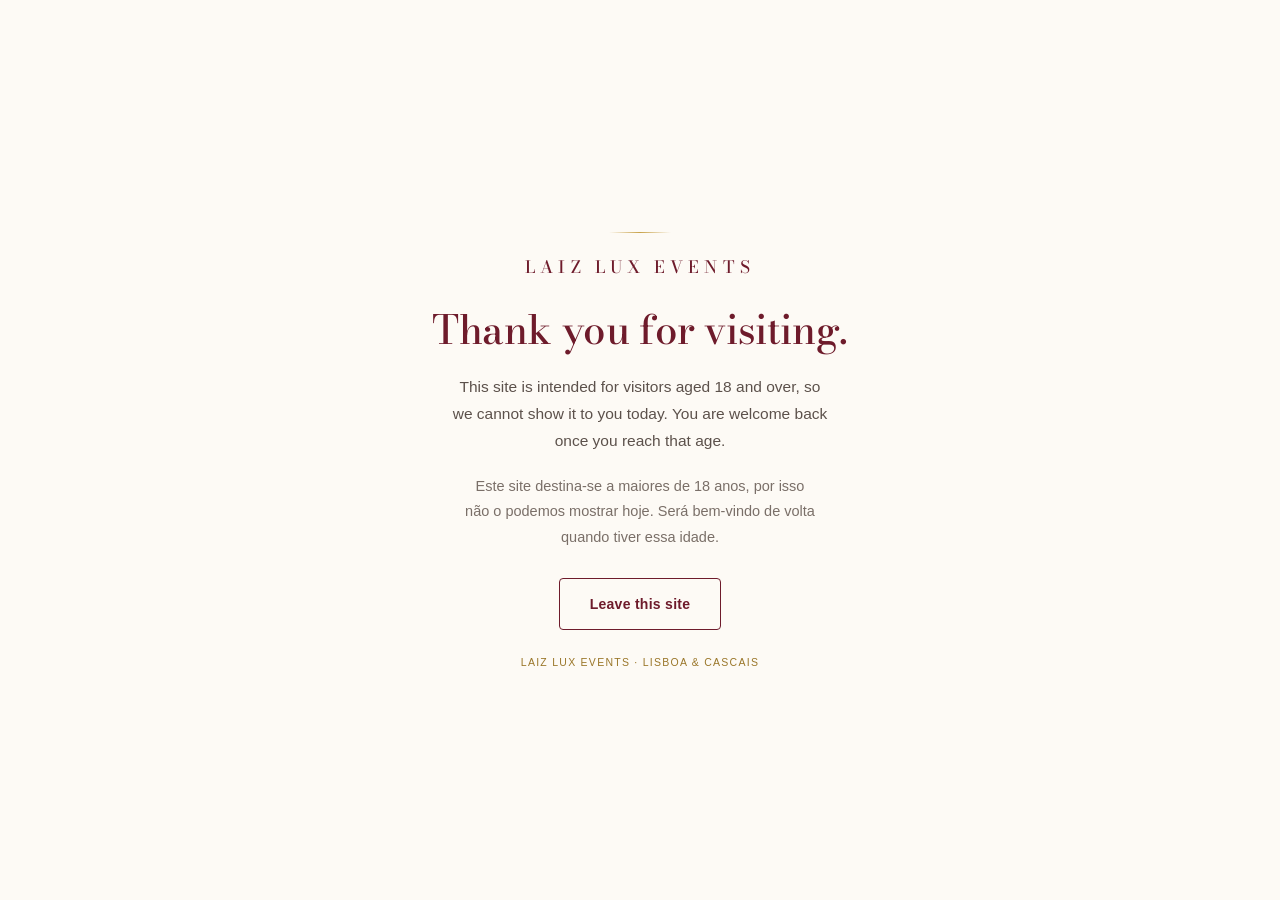
<file: saida.html>
<!doctype html>
<html lang="en">
  <head>
    <meta charset="UTF-8" />
    <meta name="viewport" content="width=device-width, initial-scale=1" />
    <title>Laiz Lux Events — Adults only</title>
    <meta name="robots" content="noindex, nofollow" />
    <meta name="theme-color" content="#FDFAF5" />
    <link rel="icon" type="image/svg+xml" href="data:image/svg+xml,%3Csvg xmlns='http://www.w3.org/2000/svg' viewBox='0 0 64 64'%3E%3Crect width='64' height='64' rx='32' fill='%236E1B2B'/%3E%3Ctext x='32' y='43' text-anchor='middle' font-family='Georgia' font-size='38' fill='%23C8A24A'%3EL%3C/text%3E%3C/svg%3E" />
    <style>
      @font-face{font-family:'Bodoni Moda';font-style:normal;font-weight:500;font-display:swap;src:url('fonts/bodoni-500.woff2') format('woff2')}
      :root {
        --ink: #241E1B; --ink-soft: #5C514B;
        --bordo: #6E1B2B; --gold: #C8A24A; --gold-deep: #9A7629;
        --shell: #FDFAF5; --line-gold: rgba(200, 162, 74, .38);
        --display: 'Bodoni Moda', Didot, 'Times New Roman', serif;
        --sans: Inter, 'Helvetica Neue', Arial, sans-serif;
      }
      * { box-sizing: border-box; }
      body {
        margin: 0; min-height: 100vh;
        display: grid; place-items: center;
        padding: 32px 16px;
        background: var(--shell); color: var(--ink);
        font-family: var(--sans);
        -webkit-font-smoothing: antialiased;
      }
      main {
        width: min(540px, 100%);
        display: grid; justify-items: center; gap: 20px;
        text-align: center;
      }
      .rule { width: 62px; height: 1px; background: linear-gradient(90deg, transparent, var(--gold), transparent); }
      .brand {
        margin: 0; font-family: var(--display);
        font-size: 17px; font-weight: 500;
        letter-spacing: .3em; text-transform: uppercase; color: var(--bordo);
      }
      h1 {
        margin: 4px 0 0; font-family: var(--display); font-weight: 500;
        font-size: clamp(28px, 5vw, 40px); line-height: 1.15;
        letter-spacing: -.01em; color: var(--bordo); text-wrap: balance;
      }
      p { margin: 0; max-width: 44ch; font-size: 15.5px; line-height: 1.75; color: var(--ink-soft); }
      p.pt { font-size: 14.5px; color: #7A6F68; }
      a.leave {
        margin-top: 8px; min-height: 52px;
        display: inline-flex; align-items: center; justify-content: center;
        padding: 0 30px; border: 1px solid var(--bordo); border-radius: 4px;
        color: var(--bordo); text-decoration: none;
        font-size: 14px; font-weight: 800; letter-spacing: .02em;
        transition: .2s ease;
      }
      a.leave:hover { background: var(--bordo); color: #F7F0E2; }
      a.leave:focus-visible { outline: 2px solid var(--gold); outline-offset: 3px; }
      footer { margin-top: 6px; font-size: 10.5px; letter-spacing: .12em; text-transform: uppercase; color: var(--gold-deep); }
      @media (prefers-reduced-motion: reduce) { * { transition: none !important; } }
    </style>
  </head>
  <body>
    <main>
      <span class="rule" aria-hidden="true"></span>
      <p class="brand">Laiz Lux Events</p>
      <h1>Thank you for visiting.</h1>
      <p>This site is intended for visitors aged 18 and over, so we cannot show it to you today. You are welcome back once you reach that age.</p>
      <p class="pt" lang="pt">Este site destina-se a maiores de 18 anos, por isso não o podemos mostrar hoje. Será bem-vindo de volta quando tiver essa idade.</p>
      <a class="leave" href="https://www.google.com" rel="noreferrer">Leave this site</a>
      <footer>Laiz Lux Events · Lisboa &amp; Cascais</footer>
    </main>
  </body>
</html>
</file>
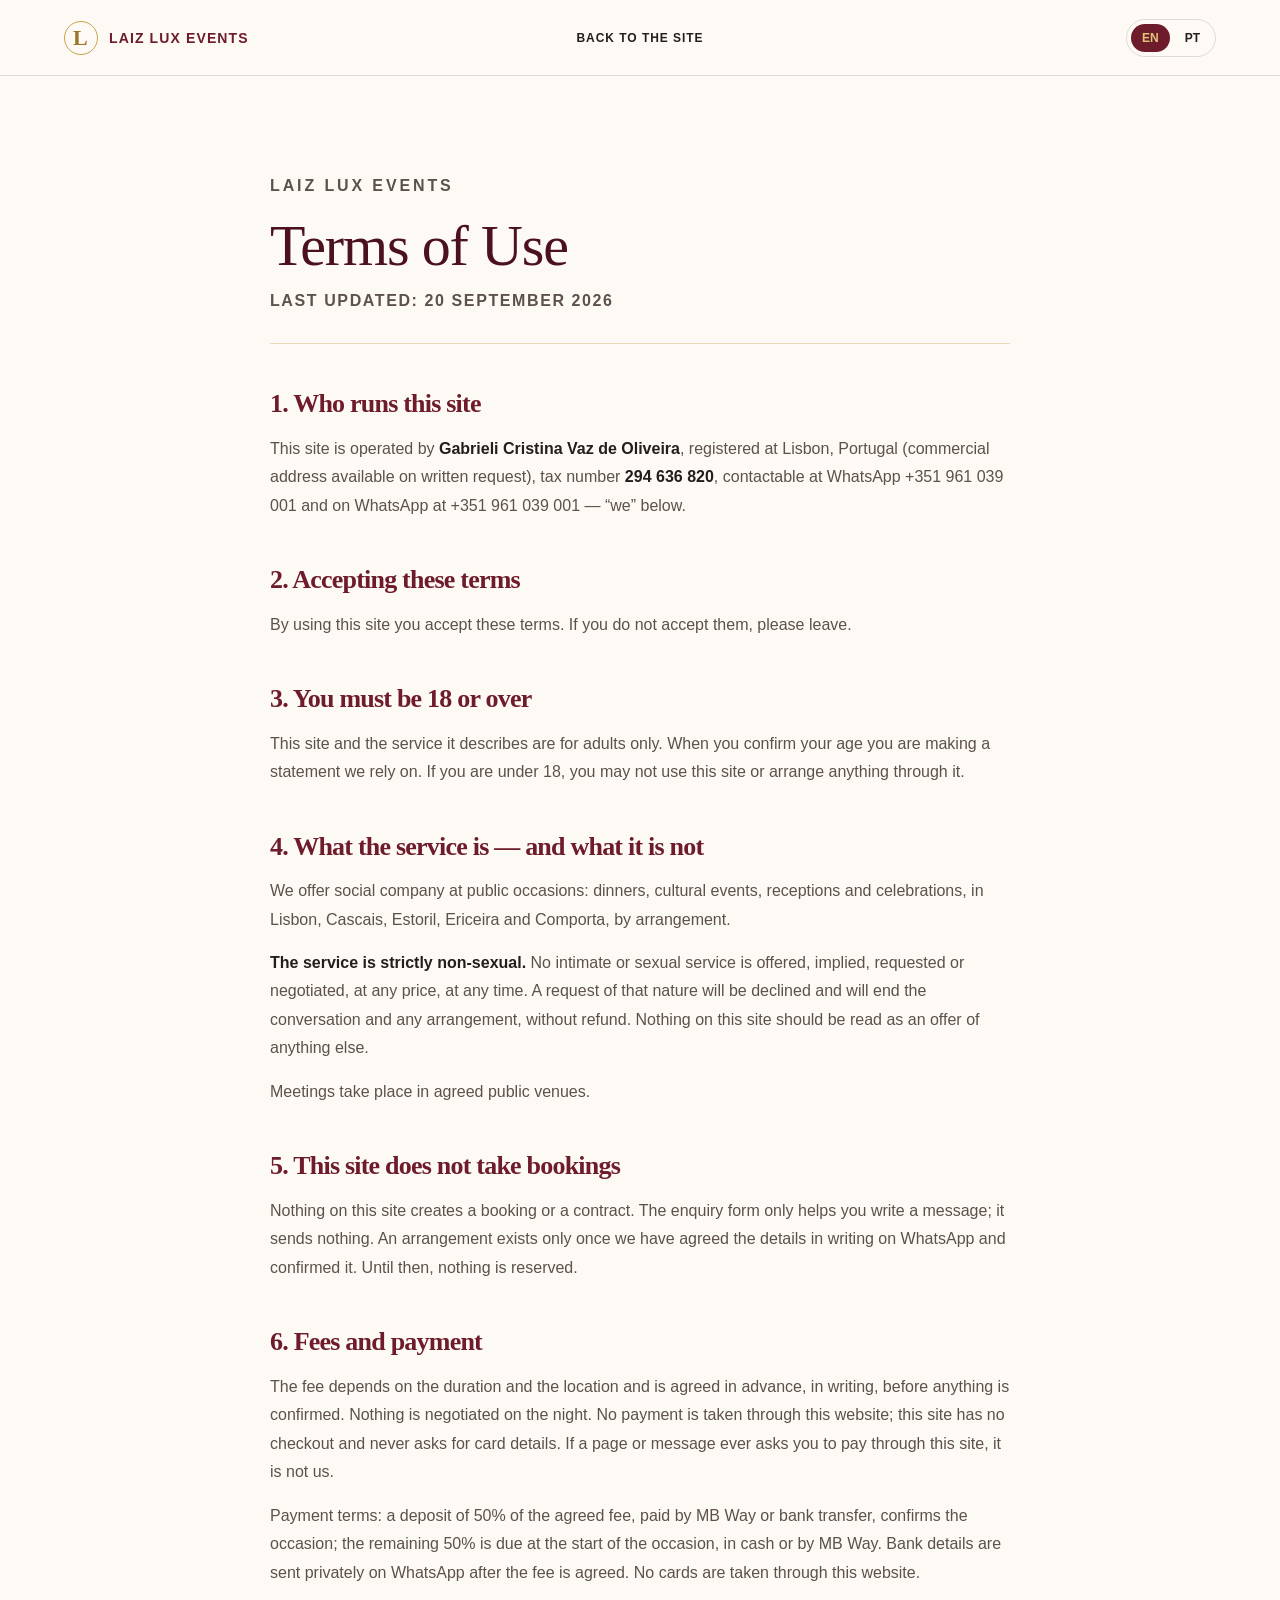
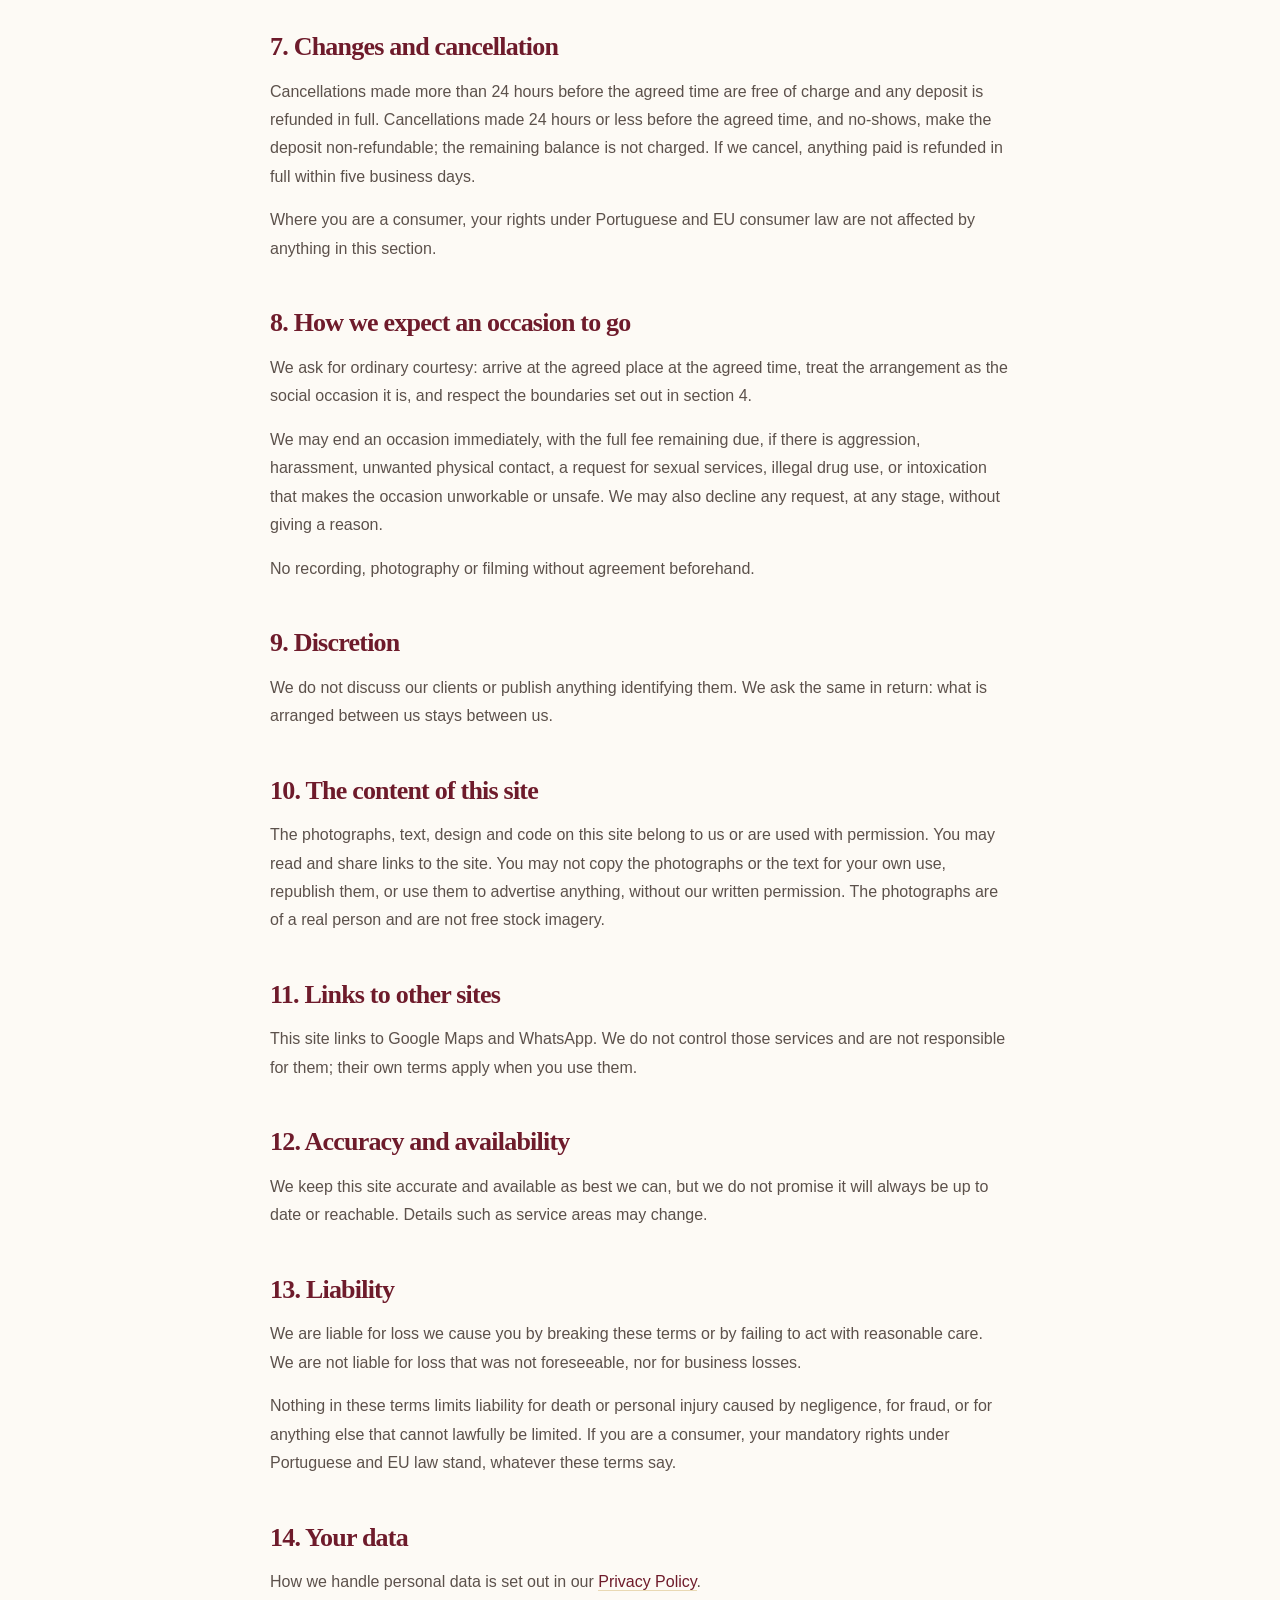
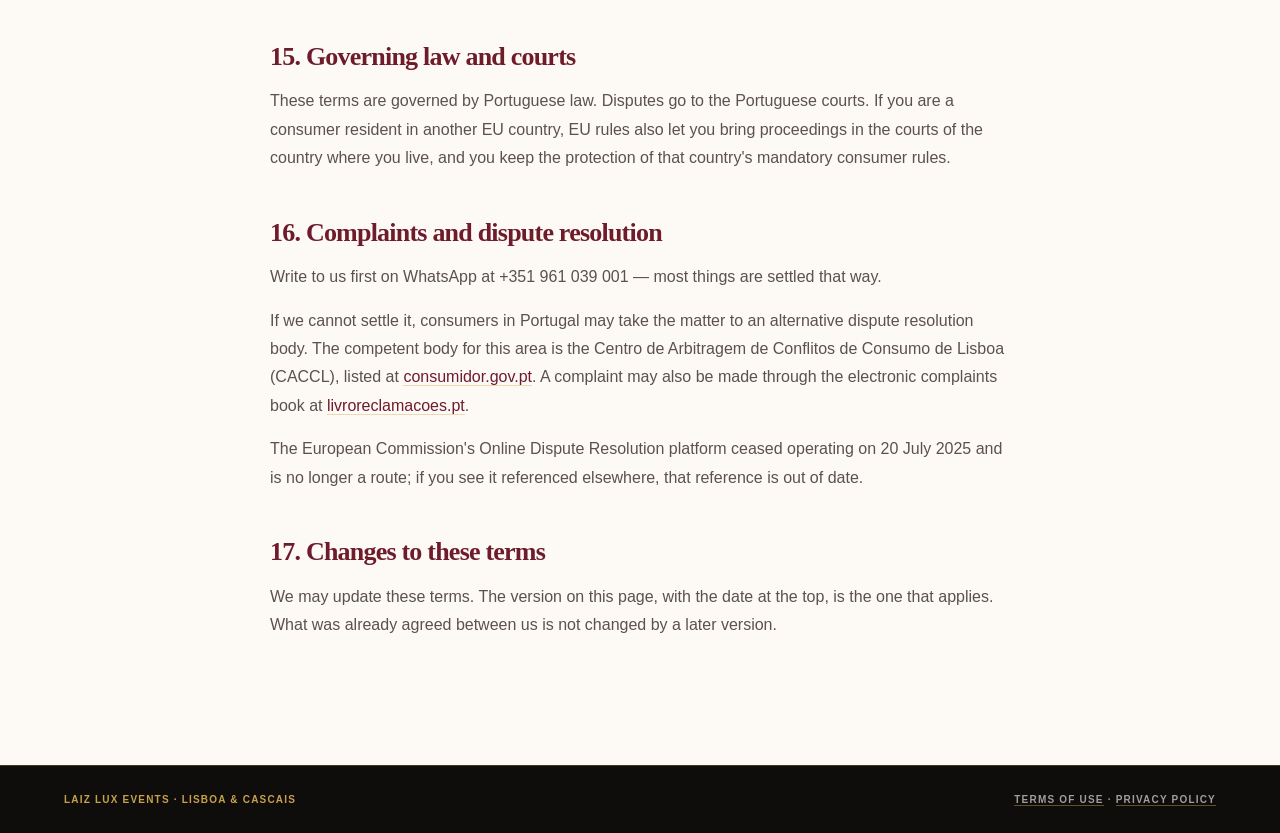
<file: termos.html>
<!doctype html>
<html lang="en">
  <head>
    <meta charset="UTF-8" />
    <meta name="viewport" content="width=device-width, initial-scale=1" />
    <title>Terms of Use — Laiz Lux Events</title>
    <meta name="description" content="Terms of use for the Laiz Lux Events website." />
    <meta name="robots" content="index, follow" />
    <meta name="theme-color" content="#6E1B2B" />
    <link rel="icon" type="image/svg+xml" href="data:image/svg+xml,%3Csvg xmlns='http://www.w3.org/2000/svg' viewBox='0 0 64 64'%3E%3Crect width='64' height='64' rx='32' fill='%236E1B2B'/%3E%3Ctext x='32' y='43' text-anchor='middle' font-family='Georgia' font-size='38' fill='%23C8A24A'%3EL%3C/text%3E%3C/svg%3E" />
    <link rel="preload" as="font" type="font/woff2" href="fonts/bodoni-500.woff2" crossorigin />
    <link rel="stylesheet" href="style.css" />
  </head>
  <body class="legal-page">
    <header class="site-header">
      <a class="brand" href="/#top" aria-label="Laiz Lux Events"><span aria-hidden="true">L</span>Laiz Lux Events</a>
      <nav aria-label="Main navigation">
        <a href="/#top" data-legal-i18n="back">Back to the site</a>
      </nav>
      <div class="header-tools">
        <div class="language-switch" role="group" aria-label="Choose language">
          <button type="button" class="active" data-legal-lang="en" aria-pressed="true">EN</button>
          <button type="button" data-legal-lang="pt" aria-pressed="false">PT</button>
        </div>
      </div>
    </header>

    <main class="legal">
      <article lang="en" data-legal-doc="en">
        <p class="eyebrow">Laiz Lux Events</p>
        <h1>Terms of Use</h1>
        <p class="legal-updated">Last updated: 20 September 2026</p>
        


<h2>1. Who runs this site</h2>
<p>This site is operated by <strong>Gabrieli Cristina Vaz de Oliveira</strong>, registered at
Lisbon, Portugal (commercial address available on written request), tax number <strong>294 636 820</strong>, contactable at
WhatsApp +351 961 039 001 and on WhatsApp at +351 961 039 001 — “we” below.</p>

<h2>2. Accepting these terms</h2>
<p>By using this site you accept these terms. If you do not accept them, please leave.</p>

<h2>3. You must be 18 or over</h2>
<p>This site and the service it describes are for adults only. When you confirm your age you
are making a statement we rely on. If you are under 18, you may not use this site or arrange
anything through it.</p>

<h2>4. What the service is — and what it is not</h2>
<p>We offer social company at public occasions: dinners, cultural events, receptions and
celebrations, in Lisbon, Cascais, Estoril, Ericeira and Comporta, by arrangement.</p>
<p><strong>The service is strictly non-sexual.</strong> No intimate or sexual service is
offered, implied, requested or negotiated, at any price, at any time. A request of that nature
will be declined and will end the conversation and any arrangement, without refund. Nothing on
this site should be read as an offer of anything else.</p>
<p>Meetings take place in agreed public venues.</p>

<h2>5. This site does not take bookings</h2>
<p>Nothing on this site creates a booking or a contract. The enquiry form only helps you write
a message; it sends nothing. An arrangement exists only once we have agreed the details in
writing on WhatsApp and confirmed it. Until then, nothing is reserved.</p>

<h2>6. Fees and payment</h2>
<p>The fee depends on the duration and the location and is agreed in advance, in writing,
before anything is confirmed. Nothing is negotiated on the night. No payment is taken through
this website; this site has no checkout and never asks for card details. If a page or message
ever asks you to pay through this site, it is not us.</p>
<p>Payment terms: a deposit of 50% of the agreed fee, paid by MB Way or bank transfer, confirms the occasion; the remaining 50% is due at the start of the occasion, in cash or by MB Way. Bank details are sent privately on WhatsApp after the fee is agreed. No cards are taken through this website.</p>

<h2>7. Changes and cancellation</h2>
<p>Cancellations made more than 24 hours before the agreed time are free of charge and any deposit is refunded in full. Cancellations made 24 hours or less before the agreed time, and no-shows, make the deposit non-refundable; the remaining balance is not charged. If we cancel, anything paid is refunded in full within five business days.</p>
<p>Where you are a consumer, your rights under Portuguese and EU consumer law are not affected
by anything in this section.</p>

<h2>8. How we expect an occasion to go</h2>
<p>We ask for ordinary courtesy: arrive at the agreed place at the agreed time, treat the
arrangement as the social occasion it is, and respect the boundaries set out in section 4.</p>
<p>We may end an occasion immediately, with the full fee remaining due, if there is aggression,
harassment, unwanted physical contact, a request for sexual services, illegal drug use, or
intoxication that makes the occasion unworkable or unsafe. We may also decline any request, at
any stage, without giving a reason.</p>
<p>No recording, photography or filming without agreement beforehand.</p>

<h2>9. Discretion</h2>
<p>We do not discuss our clients or publish anything identifying them. We ask the same in
return: what is arranged between us stays between us.</p>

<h2>10. The content of this site</h2>
<p>The photographs, text, design and code on this site belong to us or are used with
permission. You may read and share links to the site. You may not copy the photographs or the
text for your own use, republish them, or use them to advertise anything, without our written
permission. The photographs are of a real person and are not free stock imagery.</p>

<h2>11. Links to other sites</h2>
<p>This site links to Google Maps and WhatsApp. We do not control those services and are not
responsible for them; their own terms apply when you use them.</p>

<h2>12. Accuracy and availability</h2>
<p>We keep this site accurate and available as best we can, but we do not promise it will
always be up to date or reachable. Details such as service areas may change.</p>

<h2>13. Liability</h2>
<p>We are liable for loss we cause you by breaking these terms or by failing to act with
reasonable care. We are not liable for loss that was not foreseeable, nor for business losses.</p>
<p>Nothing in these terms limits liability for death or personal injury caused by negligence,
for fraud, or for anything else that cannot lawfully be limited. If you are a consumer, your
mandatory rights under Portuguese and EU law stand, whatever these terms say.</p>

<h2>14. Your data</h2>
<p>How we handle personal data is set out in our <a href="privacidade.html">Privacy Policy</a>.</p>

<h2>15. Governing law and courts</h2>
<p>These terms are governed by Portuguese law. Disputes go to the Portuguese courts. If you are
a consumer resident in another EU country, EU rules also let you bring proceedings in the
courts of the country where you live, and you keep the protection of that country's mandatory
consumer rules.</p>

<h2>16. Complaints and dispute resolution</h2>
<p>Write to us first on WhatsApp at +351 961 039 001 — most things are settled that way.</p>
<p>If we cannot settle it, consumers in Portugal may take the matter to an alternative dispute
resolution body. The competent body for this area is the Centro de Arbitragem de Conflitos de Consumo de Lisboa (CACCL), listed at <a href="https://www.consumidor.gov.pt" target="_blank" rel="noreferrer">consumidor.gov.pt</a>.
A complaint may also be made through the electronic complaints book at
<a href="https://www.livroreclamacoes.pt" target="_blank" rel="noreferrer">livroreclamacoes.pt</a>.</p>
<p>The European Commission's Online Dispute Resolution platform ceased operating on 20 July
2025 and is no longer a route; if you see it referenced elsewhere, that reference is out of
date.</p>

<h2>17. Changes to these terms</h2>
<p>We may update these terms. The version on this page, with the date at the top, is the one
that applies. What was already agreed between us is not changed by a later version.</p>

      </article>

      <article lang="pt" data-legal-doc="pt" hidden>
        <p class="eyebrow">Laiz Lux Events</p>
        <h1>Termos de Utilização</h1>
        <p class="legal-updated">Última atualização: 20 de setembro de 2026</p>
        


<h2>1. Quem explora este site</h2>
<p>Este site é explorado por <strong>Gabrieli Cristina Vaz de Oliveira</strong>,
com sede em Lisboa, Portugal (morada comercial disponível mediante pedido escrito), número de identificação fiscal <strong>294 636 820</strong>, contactável no WhatsApp através do +351 961 039 001 — adiante “nós”.</p>

<h2>2. Aceitação destes termos</h2>
<p>Ao utilizar este site, aceita estes termos. Se não os aceitar, por favor saia.</p>

<h2>3. Tem de ter 18 anos ou mais</h2>
<p>Este site e o serviço que descreve destinam-se apenas a adultos. Ao confirmar a idade, está
a prestar uma declaração em que confiamos. Se for menor de 18 anos, não pode utilizar este site
nem combinar seja o que for através dele.</p>

<h2>4. O que o serviço é — e o que não é</h2>
<p>Oferecemos companhia social em ocasiões públicas: jantares, eventos culturais, receções e
celebrações, em Lisboa, Cascais, Estoril, Ericeira e Comporta, mediante combinação.</p>
<p><strong>O serviço é exclusivamente não sexual.</strong> Não é oferecido, sugerido, pedido nem
negociado qualquer serviço íntimo ou sexual, por preço algum, em momento algum. Um pedido dessa
natureza será recusado e encerra a conversa e qualquer combinação, sem devolução. Nada neste
site deve ser lido como oferta de outra coisa.</p>
<p>Os encontros acontecem em locais públicos previamente combinados.</p>

<h2>5. Este site não faz marcações</h2>
<p>Nada neste site cria uma marcação ou um contrato. O formulário apenas o ajuda a escrever uma
mensagem; não envia nada. Só existe combinação depois de acertarmos os detalhes por escrito no
WhatsApp e confirmarmos. Até lá, nada está reservado.</p>

<h2>6. Valores e pagamento</h2>
<p>O valor depende da duração e do local e é combinado previamente, por escrito, antes de
qualquer confirmação. Nada se negoceia na própria noite. Não se cobra nada através deste site;
este site não tem pagamentos e nunca pede dados de cartão. Se alguma página ou mensagem lhe
pedir para pagar através deste site, não somos nós.</p>
<p>Condições de pagamento: um sinal de 50% do valor combinado, pago por MB Way ou transferência bancária, confirma a ocasião; os restantes 50% são devidos no início da ocasião, em numerário ou por MB Way. Os dados bancários são enviados em privado no WhatsApp depois de combinado o valor. Não se cobram cartões através deste site.</p>

<h2>7. Alterações e cancelamento</h2>
<p>Os cancelamentos feitos com mais de 24 horas de antecedência em relação à hora combinada não têm custo e o sinal é devolvido na íntegra. Os cancelamentos feitos com 24 horas ou menos de antecedência, e as faltas, tornam o sinal não reembolsável; o restante não é cobrado. Se formos nós a cancelar, devolve-se por inteiro o que tiver sido pago, no prazo de cinco dias úteis.</p>
<p>Sendo consumidor, os seus direitos ao abrigo da lei portuguesa e europeia do consumo não são
afetados por nada neste ponto.</p>

<h2>8. Como esperamos que decorra uma ocasião</h2>
<p>Pedimos a cortesia habitual: chegar ao local combinado à hora combinada, tratar a combinação
como a ocasião social que é, e respeitar os limites do ponto 4.</p>
<p>Podemos dar por terminada uma ocasião de imediato, mantendo-se devido o valor integral, se
houver agressividade, assédio, contacto físico não desejado, pedido de serviços sexuais,
consumo de drogas ilícitas, ou embriaguez que torne a ocasião inviável ou insegura. Podemos
também recusar qualquer pedido, em qualquer fase, sem ter de dar justificação.</p>
<p>Não são permitidas gravações, fotografias ou filmagens sem acordo prévio.</p>

<h2>9. Discrição</h2>
<p>Não falamos sobre os nossos clientes nem publicamos nada que os identifique. Pedimos o
mesmo: o que se combina entre nós fica entre nós.</p>

<h2>10. O conteúdo deste site</h2>
<p>As fotografias, textos, design e código deste site pertencem-nos ou são usados com
autorização. Pode ler o site e partilhar ligações para ele. Não pode copiar as fotografias nem
os textos para uso próprio, republicá-los, nem usá-los para anunciar seja o que for, sem
autorização escrita. As fotografias são de uma pessoa real e não são imagens de banco livre.</p>

<h2>11. Ligações para outros sites</h2>
<p>Este site liga ao Google Maps e ao WhatsApp. Não controlamos esses serviços nem somos
responsáveis por eles; ao usá-los, aplicam-se os termos deles.</p>

<h2>12. Exatidão e disponibilidade</h2>
<p>Mantemos este site exato e disponível o melhor que conseguimos, mas não prometemos que
esteja sempre atualizado ou acessível. Detalhes como as zonas de atendimento podem mudar.</p>

<h2>13. Responsabilidade</h2>
<p>Respondemos pelos prejuízos que lhe causarmos por incumprimento destes termos ou por falta
de diligência razoável. Não respondemos por prejuízos imprevisíveis nem por perdas de
natureza empresarial.</p>
<p>Nada nestes termos limita a responsabilidade por morte ou danos pessoais causados por
negligência, por dolo, ou por qualquer outra que a lei não permita limitar. Sendo consumidor,
os seus direitos imperativos ao abrigo da lei portuguesa e europeia mantêm-se, diga o que
disser este texto.</p>

<h2>14. Os seus dados</h2>
<p>O tratamento de dados pessoais está descrito na nossa
<a href="privacidade.html">Política de Privacidade</a>.</p>

<h2>15. Lei aplicável e tribunais</h2>
<p>Estes termos regem-se pela lei portuguesa. Os litígios são dirimidos pelos tribunais
portugueses. Sendo consumidor residente noutro país da União Europeia, as regras europeias
permitem-lhe ainda recorrer aos tribunais do país onde reside, mantendo a proteção das normas
imperativas de consumo desse país.</p>

<h2>16. Reclamações e resolução de litígios</h2>
<p>Escreva-nos primeiro no WhatsApp +351 961 039 001 — quase tudo se resolve assim.</p>
<p>Não se resolvendo, o consumidor pode recorrer a uma entidade de resolução alternativa de
litígios. A entidade competente nesta área é o Centro de Arbitragem de Conflitos de Consumo de Lisboa (CACCL), indicado em <a href="https://www.consumidor.gov.pt" target="_blank" rel="noreferrer">consumidor.gov.pt</a>.
Pode também apresentar reclamação através do livro de reclamações eletrónico em
<a href="https://www.livroreclamacoes.pt" target="_blank" rel="noreferrer">livroreclamacoes.pt</a>.</p>
<p>A plataforma europeia de Resolução de Litígios em Linha deixou de funcionar a 20 de julho de
2025 e já não é uma via; se a vir referida noutro lado, essa referência está desatualizada.</p>

<h2>17. Alterações a estes termos</h2>
<p>Podemos atualizar estes termos. Vale a versão publicada nesta página, com a data no topo. O
que já tiver sido combinado entre nós não é alterado por uma versão posterior.</p>

      </article>
    </main>

    <footer>
      <span>LAIZ LUX EVENTS · LISBOA &amp; CASCAIS</span>
      <span><a href="termos.html" data-legal-i18n="terms">Terms of Use</a> · <a href="privacidade.html" data-legal-i18n="privacy">Privacy Policy</a></span>
    </footer>

    <script src="legal.js"></script>
  </body>
</html>
</file>
<file: style.css>
/* ═══════════════════════════════════════════════════════════════
   Bodoni Moda — servida do próprio site.
   Nada é pedido ao Google: nenhum endereço IP de quem visita sai
   daqui para fora. (SIL Open Font License 1.1)
   ═══════════════════════════════════════════════════════════════ */

@font-face {
  font-family: 'Bodoni Moda';
  font-style: normal; font-weight: 400; font-display: swap;
  src: url('fonts/bodoni-400.woff2') format('woff2');
  unicode-range: U+0000-00FF,U+0131,U+0152-0153,U+02BB-02BC,U+02C6,U+02DA,U+02DC,U+0304,U+0308,U+0329,U+2000-206F,U+20AC,U+2122,U+2191,U+2193,U+2212,U+2215,U+FEFF,U+FFFD;
}
@font-face {
  font-family: 'Bodoni Moda';
  font-style: normal; font-weight: 500; font-display: swap;
  src: url('fonts/bodoni-500.woff2') format('woff2');
  unicode-range: U+0000-00FF,U+0131,U+0152-0153,U+02BB-02BC,U+02C6,U+02DA,U+02DC,U+0304,U+0308,U+0329,U+2000-206F,U+20AC,U+2122,U+2191,U+2193,U+2212,U+2215,U+FEFF,U+FFFD;
}
@font-face {
  font-family: 'Bodoni Moda';
  font-style: normal; font-weight: 400; font-display: swap;
  src: url('fonts/bodoni-ext-400.woff2') format('woff2');
  unicode-range: U+0100-02BA,U+02BD-02C5,U+02C7-02CC,U+02CE-02D7,U+02DD-02FF,U+0304,U+0308,U+0329,U+1D00-1DBF,U+1E00-1E9F,U+1EF2-1EFF,U+2020,U+20A0-20AB,U+20AD-20C0,U+2113,U+2C60-2C7F,U+A720-A7FF;
}
@font-face {
  font-family: 'Bodoni Moda';
  font-style: normal; font-weight: 500; font-display: swap;
  src: url('fonts/bodoni-ext-500.woff2') format('woff2');
  unicode-range: U+0100-02BA,U+02BD-02C5,U+02C7-02CC,U+02CE-02D7,U+02DD-02FF,U+0304,U+0308,U+0329,U+1D00-1DBF,U+1E00-1E9F,U+1EF2-1EFF,U+2020,U+20A0-20AB,U+20AD-20C0,U+2113,U+2C60-2C7F,U+A720-A7FF;
}

/* ═══════════════════════════════════════════════════════════════
   LAIZ EVENTS — paleta: ouro, bordô, branco e pretos
   Para mudar a identidade toda, mexe só nas variáveis aqui em baixo.
   ═══════════════════════════════════════════════════════════════ */

:root {
  --black:       #0F0D0C;
  --black-soft:  #1A1614;
  --ink:         #241E1B;
  --ink-soft:    #5C514B;

  --bordo:       #6E1B2B;
  --bordo-deep:  #4C1120;
  --bordo-light: #8C2438;

  --gold:        #C8A24A;
  --gold-bright: #E3C579;
  --gold-deep:   #9A7629;

  --champagne:   #F7F0E2;
  --paper:       #FFFFFF;
  --shell:       #FDFAF5;

  --line:        rgba(36, 30, 27, .14);
  --line-gold:   rgba(200, 162, 74, .38);

  --display: Georgia, 'Times New Roman', serif;
  --sans:    Inter, 'Helvetica Neue', Arial, sans-serif;
}

* { box-sizing: border-box; }
[hidden] { display: none !important; }
html { scroll-behavior: smooth; overflow-x: clip; }

body {
  margin: 0;
  background: var(--shell);
  color: var(--ink);
  font-family: var(--sans);
  -webkit-font-smoothing: antialiased;
}

a { color: inherit; text-decoration: none; }
button, a { -webkit-tap-highlight-color: transparent; }
section[id] { scroll-margin-top: 92px; }

:focus-visible {
  outline: 2px solid var(--gold);
  outline-offset: 3px;
  border-radius: 2px;
}

.skip-link {
  position: absolute; left: -9999px; top: 0; z-index: 99;
  padding: 12px 18px; background: var(--bordo); color: #fff;
  font-size: 13px; font-weight: 800;
}
.skip-link:focus { left: 12px; top: 12px; }

.icon-sprite { display: none; }

.icon {
  width: 19px; height: 19px; flex: none;
  fill: none; stroke: currentColor;
  stroke-width: 1.6; stroke-linecap: round; stroke-linejoin: round;
}

/* ─────────────── Header ─────────────── */

.site-header {
  height: 76px;
  display: grid;
  grid-template-columns: 1fr auto 1fr;
  align-items: center;
  padding: 0 clamp(20px, 5vw, 72px);
  background: rgba(253, 250, 245, .93);
  backdrop-filter: blur(14px);
  border-bottom: 1px solid var(--line);
  position: sticky; top: env(safe-area-inset-top, 0px); z-index: 30;
}

.brand {
  display: flex; align-items: center; gap: 11px;
  font-size: 14px; font-weight: 800;
  letter-spacing: .08em; text-transform: uppercase;
  color: var(--bordo);
}
.brand span {
  width: 34px; height: 34px;
  display: grid; place-items: center;
  border: 1px solid var(--gold);
  border-radius: 50%;
  font-family: var(--display); font-size: 22px;
  color: var(--gold-deep);
}

.site-header nav {
  display: flex; gap: 26px;
  font-size: 12px; font-weight: 700;
  letter-spacing: .08em; text-transform: uppercase;
}
.site-header nav a { position: relative; padding: 4px 0; }
.site-header nav a::after {
  content: ''; position: absolute; left: 0; right: 0; bottom: 0;
  height: 1px; background: var(--gold);
  transform: scaleX(0); transform-origin: left;
  transition: transform .25s ease;
}
.site-header nav a:hover::after { transform: scaleX(1); }

.header-tools { justify-self: end; display: flex; align-items: center; gap: 10px; }

.language-switch {
  display: flex; gap: 4px; padding: 4px;
  border: 1px solid var(--line); border-radius: 999px;
}
.language-switch button {
  border: 0; background: transparent; border-radius: 999px;
  padding: 7px 11px; color: var(--ink);
  font-family: inherit; font-size: 12px; font-weight: 800;
  cursor: pointer; transition: .2s ease;
}
.language-switch .active { color: var(--gold-bright); background: var(--bordo); }

.nav-toggle {
  display: none;
  width: 42px; height: 42px;
  flex-direction: column; justify-content: center; gap: 5px;
  padding: 0 10px;
  border: 1px solid var(--line); border-radius: 6px;
  background: transparent; cursor: pointer;
}
.nav-toggle span {
  display: block; height: 1.5px; background: var(--bordo);
  transition: .25s ease;
}
.nav-toggle[aria-expanded="true"] span:nth-child(1) { transform: translateY(6.5px) rotate(45deg); }
.nav-toggle[aria-expanded="true"] span:nth-child(2) { opacity: 0; }
.nav-toggle[aria-expanded="true"] span:nth-child(3) { transform: translateY(-6.5px) rotate(-45deg); }

/* ─────────────── Buttons ─────────────── */

.button {
  min-height: 54px;
  display: inline-flex; align-items: center; justify-content: center; gap: 10px;
  padding: 0 28px; border-radius: 4px;
  font-size: 14px; font-weight: 800; letter-spacing: .02em;
  transition: .22s ease;
}

.primary-button {
  background: var(--gold);
  color: var(--black);
  box-shadow: 0 10px 26px rgba(200, 162, 74, .3);
}
.primary-button:hover {
  background: var(--gold-bright);
  transform: translateY(-2px);
  box-shadow: 0 14px 32px rgba(200, 162, 74, .38);
}
.primary-button .icon { stroke-width: 1.7; }

.secondary-button {
  border: 1px solid var(--bordo);
  color: var(--bordo);
  background: transparent;
}
.secondary-button:hover { background: var(--bordo); color: var(--champagne); }

/* ─────────────── Hero ─────────────── */

.hero {
  display: grid;
  grid-template-columns: minmax(0, .88fr) minmax(0, 1.12fr);
  grid-template-rows: 1fr auto;
  min-height: calc(100vh - 76px);
  min-height: calc(100svh - 76px);
}

.hero-copy {
  padding: clamp(54px, 8vw, 116px) clamp(28px, 7vw, 108px);
  display: flex; flex-direction: column; justify-content: center; align-items: flex-start;
}

.age-notice {
  font-size: 11px; letter-spacing: .12em; text-transform: uppercase;
  padding: 8px 13px;
  border: 1px solid var(--line-gold); border-radius: 999px;
  color: var(--bordo); background: rgba(200, 162, 74, .09);
}

.eyebrow, .kicker {
  margin: 24px 0 0;
  font-size: 11px; line-height: 1.3; font-weight: 800;
  letter-spacing: .18em; text-transform: uppercase;
  color: var(--bordo);
}
.kicker { margin-top: 10px; color: var(--ink-soft); }
.eyebrow.gold { color: var(--gold); }

h1, h2 { font-family: var(--display); font-weight: 500; letter-spacing: -.03em; }

h1 {
  max-width: 680px; margin: 18px 0 20px;
  font-size: clamp(50px, 6.3vw, 96px); line-height: .91;
  color: var(--bordo-deep);
}

.hero-body {
  max-width: 650px; margin: 0;
  font-size: clamp(16px, 1.45vw, 21px); line-height: 1.65;
  color: var(--ink-soft);
}

.hero-actions { margin-top: 34px; display: flex; align-items: center; gap: 14px; flex-wrap: wrap; }
.hero-cta { min-height: 60px; padding: 0 34px; font-size: 16px; }

.microcopy { margin: 12px 0 0; font-size: 12px; color: var(--ink-soft); }

.trust-line {
  display: flex; align-items: center; gap: 8px; margin: 22px 0 0;
  color: var(--bordo); font-size: 11px; font-weight: 800;
  letter-spacing: .1em; text-transform: uppercase;
}
.trust-line .icon { width: 16px; height: 16px; color: var(--gold-deep); }

.hero-stage {
  position: relative; overflow: hidden;
  min-height: 0;
  align-self: stretch;
  padding: 36px;
  color: #fff;
  display: flex; flex-direction: column; justify-content: space-between;
  background: var(--black);
}
.hero-photo {
  position: absolute; inset: 0; z-index: 0;
  width: 100%; height: 100%;
  object-fit: cover;
  object-position: 52% 10%;
  pointer-events: none;
  filter: saturate(.95) contrast(1.03);
}
.hero-stage::before { display: none; }
.hero-stage::after {
  content: ''; position: absolute; inset: 0; z-index: 1;
  background: linear-gradient(
    180deg,
    rgba(15, 13, 12, .50) 0%,
    rgba(15, 13, 12, .08) 17%,
    rgba(15, 13, 12, 0) 42%,
    rgba(15, 13, 12, 0) 80%,
    rgba(76, 17, 32, .22) 91%,
    rgba(76, 17, 32, .72) 100%);
}
.hero-stage > * { position: relative; z-index: 2; }
.hero-stage > .hero-photo { z-index: 0; }

.place-line, .stage-note {
  display: flex; align-items: center; gap: 14px;
  font-size: 11px; font-weight: 800; letter-spacing: .15em;
  color: var(--gold-bright);
}
.place-line i { height: 1px; flex: 1; background: var(--line-gold); }
.stage-note { justify-content: space-between; color: rgba(255, 255, 255, .78); }

.fact-strip {
  grid-column: 1 / -1;
  display: grid; grid-template-columns: repeat(3, 1fr);
  padding: 24px clamp(24px, 5vw, 72px);
  background: var(--bordo); color: var(--champagne);
}
.fact-strip span {
  display: flex; align-items: center; justify-content: center; gap: 10px;
  font-size: 11px; font-weight: 800; letter-spacing: .12em; text-transform: uppercase;
  border-right: 1px solid rgba(200, 162, 74, .3);
}
.fact-strip i, .fact-strip b { font-style: normal; }
.fact-strip .icon { color: var(--gold); }
.fact-strip span:last-child { border: 0; }

/* ─────────────── Service areas ─────────────── */

.areas-section {
  display: grid; grid-template-columns: 1fr 1.2fr; gap: 50px; align-items: end;
  padding: 70px clamp(24px, 7vw, 110px);
  background: var(--champagne);
  border-top: 1px solid var(--line-gold);
  border-bottom: 1px solid var(--line-gold);
}
.areas-section .eyebrow { margin: 0 0 14px; }
.areas-section h2 { margin: 0 0 14px; font-size: clamp(38px, 5vw, 66px); line-height: .95; color: var(--bordo-deep); }
.areas-section p:last-child { max-width: 600px; margin: 0; color: var(--ink-soft); line-height: 1.7; font-size: 16px; }

.area-links { display: flex; flex-wrap: wrap; justify-content: flex-end; gap: 10px; }
.area-links a {
  display: inline-flex; align-items: center; gap: 8px;
  padding: 12px 18px;
  border: 1px solid var(--line-gold); border-radius: 999px;
  background: rgba(255, 255, 255, .7);
  font-size: 14px; font-weight: 800; color: var(--bordo);
  transition: .2s ease;
}
.area-links a .icon { width: 16px; height: 16px; color: var(--gold-deep); }
.area-links a:hover { background: var(--bordo); color: var(--champagne); border-color: var(--bordo); }
.area-links a:hover .icon { color: var(--gold-bright); }

/* ─────────────── About ─────────────── */

.about-section {
  padding: clamp(78px, 10vw, 148px) clamp(24px, 7vw, 110px);
  background: var(--paper);
}
.section-intro { display: grid; grid-template-columns: .8fr 1.2fr; gap: 28px 60px; align-items: start; }
.section-intro .eyebrow { margin: 12px 0 0; }
.section-intro h2 { grid-column: 2; margin: 0; font-size: clamp(42px, 6vw, 76px); line-height: .98; color: var(--bordo-deep); }
.section-intro > p:last-child { grid-column: 2; max-width: 720px; margin: 0; color: var(--ink-soft); font-size: 17px; line-height: 1.75; }

.occasion-grid {
  display: grid; grid-template-columns: repeat(3, 1fr); gap: 1px;
  margin-top: 72px;
  background: var(--line-gold);
  border: 1px solid var(--line-gold);
}
.occasion-card {
  min-height: 322px; padding: 34px;
  background: var(--paper);
  display: flex; flex-direction: column; align-items: flex-start;
  transition: background .25s ease;
}
.occasion-card:hover { background: var(--shell); }
.occasion-card > span { font-size: 12px; letter-spacing: .15em; font-weight: 800; color: var(--gold-deep); }
.occasion-card > .icon { width: 30px; height: 30px; margin: 56px 0 20px; color: var(--bordo); stroke-width: 1.3; }
.occasion-card h3 { margin: 0 0 12px; font-family: var(--display); font-size: 33px; font-weight: 600; color: var(--bordo-deep); }
.occasion-card p { margin: 0; line-height: 1.65; color: var(--ink-soft); font-size: 16px; }

/* ─────────────── Gallery ─────────────── */

.gallery-section {
  padding: clamp(60px, 8vw, 104px) 0 0;
  background: var(--paper);
}
.gallery-intro {
  max-width: 760px;
  padding: 0 clamp(24px, 7vw, 110px);
  margin-bottom: 44px;
}
.gallery-intro .eyebrow { margin: 0 0 14px; }
.gallery-intro h2 { margin: 0; font-size: clamp(36px, 5vw, 64px); line-height: .98; color: var(--bordo-deep); }

.gallery-strip {
  display: grid;
  grid-template-columns: 1fr 1fr;
  gap: 3px;
  padding: 0;
  background: var(--paper);
  border-top: 1px solid var(--line-gold);
  border-bottom: 1px solid var(--line-gold);
}
.gallery-strip figure {
  margin: 0; position: relative; overflow: hidden; background: var(--black);
  width: 100%;
  height: 92vh;
  height: 92svh;
  min-height: 560px;
  outline: 1px solid var(--line-gold);
  outline-offset: -1px;
}
.gallery-strip img {
  display: block; width: 100%; height: 100%;
  object-fit: cover;
  object-position: center 16%;
  filter: saturate(.94) contrast(1.03);
  transition: transform .5s ease, filter .4s ease;
}
.gallery-strip figure:nth-child(1) img { object-position: center 14%; }
.gallery-strip figure:nth-child(2) img { object-position: center 16%; }
.gallery-strip figure:nth-child(3) img { object-position: center 18%; }
.gallery-strip figure:nth-child(4) img { object-position: center 28%; }
.gallery-strip figure::after {
  content: ''; position: absolute; inset: 0;
  background: linear-gradient(180deg, rgba(76, 17, 32, 0) 72%, rgba(76, 17, 32, .14) 100%);
  pointer-events: none;
}
.gallery-strip figure:hover img { transform: scale(1.04); filter: saturate(1) contrast(1.02); }

@media (max-width: 720px) {
  .gallery-strip { grid-template-columns: 1fr; }
  .gallery-strip figure {
    height: 88vh;
    height: 88svh;
    min-height: 520px;
  }
}

/* ─────────────── How it works ─────────────── */

.steps-section {
  padding: clamp(78px, 10vw, 140px) clamp(24px, 7vw, 110px);
  background: var(--black); color: #fff;
}
.steps-intro { max-width: 760px; }
.steps-intro .eyebrow { margin: 0 0 14px; }
.steps-intro h2 { margin: 0 0 18px; font-size: clamp(40px, 5.6vw, 72px); line-height: .98; color: var(--gold-bright); }
.steps-intro p { margin: 0; font-size: 17px; line-height: 1.75; color: rgba(255, 255, 255, .68); }

.steps-list {
  list-style: none; margin: 68px 0 0; padding: 0;
  display: grid; grid-template-columns: repeat(3, 1fr); gap: 1px;
  background: rgba(200, 162, 74, .26);
  border: 1px solid rgba(200, 162, 74, .26);
}
.steps-list li {
  padding: 36px 32px 42px;
  background: var(--black);
  display: flex; flex-direction: column; align-items: flex-start;
}
.step-number {
  font-family: var(--display); font-size: 46px; line-height: 1;
  color: var(--gold); margin-bottom: 26px;
}
.steps-list h3 { margin: 0 0 12px; font-family: var(--display); font-size: 28px; font-weight: 600; color: #fff; }
.steps-list p { margin: 0; font-size: 16px; line-height: 1.7; color: rgba(255, 255, 255, .66); }

/* ─────────────── Details + boundaries ─────────────── */

.details-section {
  display: grid; grid-template-columns: 1.25fr .75fr; gap: 70px;
  padding: clamp(78px, 10vw, 142px) clamp(24px, 7vw, 110px);
  background: var(--bordo); color: #fff;
}
.details-section h2 { margin: 18px 0 24px; max-width: 680px; font-size: clamp(42px, 6vw, 76px); line-height: .96; color: #fff; }
.details-section > div > p:last-child { max-width: 720px; margin: 0; font-size: 17px; line-height: 1.75; color: rgba(255, 255, 255, .76); }

.boundary-card {
  align-self: end; padding: 34px;
  border: 1px solid var(--line-gold);
  background: rgba(15, 13, 12, .25);
}
.boundary-card strong { font-family: var(--display); font-size: 56px; font-weight: 500; color: var(--gold-bright); }
.boundary-card h3 { margin: 10px 0 12px; font-family: var(--display); font-size: 29px; font-weight: 600; }
.boundary-card p { margin: 0; line-height: 1.65; color: rgba(255, 255, 255, .78); font-size: 16px; }

/* ─────────────── FAQ ─────────────── */

.faq-section {
  padding: clamp(78px, 10vw, 142px) clamp(24px, 7vw, 110px);
  background: var(--shell);
}
.faq-intro { max-width: 720px; margin-bottom: 52px; }
.faq-intro .eyebrow { margin: 0 0 14px; }
.faq-intro h2 { margin: 0; font-size: clamp(40px, 5.6vw, 72px); line-height: .98; color: var(--bordo-deep); }

.faq-list { border-top: 1px solid var(--line-gold); }
.faq-list details { border-bottom: 1px solid var(--line-gold); }
.faq-list summary {
  list-style: none; cursor: pointer;
  display: flex; align-items: center; justify-content: space-between; gap: 24px;
  padding: 26px 4px;
  font-size: clamp(17px, 2vw, 21px); font-family: var(--display); font-weight: 600;
  color: var(--bordo-deep);
}
.faq-list summary::-webkit-details-marker { display: none; }
.faq-list summary::after {
  content: '+'; flex: none;
  font-family: var(--sans); font-size: 26px; font-weight: 300; line-height: 1;
  color: var(--gold-deep); transition: transform .25s ease;
}
.faq-list details[open] summary::after { transform: rotate(45deg); }
.faq-list summary:hover { color: var(--bordo-light); }
.faq-list p {
  margin: 0; padding: 0 60px 30px 4px; max-width: 860px;
  font-size: 16px; line-height: 1.75; color: var(--ink-soft);
}

/* ─────────────── Inquiry ─────────────── */

.inquiry-section {
  padding: clamp(78px, 10vw, 142px) clamp(24px, 7vw, 110px);
  background: var(--paper);
}
.contact-intro { max-width: 760px; }
.contact-intro .eyebrow { margin: 0 0 14px; }
.contact-intro h2 { margin: 0 0 18px; font-size: clamp(42px, 6vw, 76px); line-height: .98; color: var(--bordo-deep); }
.contact-intro > p:last-child { max-width: 660px; margin: 0; font-size: 17px; line-height: 1.7; color: var(--ink-soft); }

.contact-grid {
  display: grid; grid-template-columns: minmax(0, 780px); gap: 34px; align-items: start;
  margin-top: 52px;
}

.inquiry-form {
  padding: 36px;
  border: 1px solid var(--line-gold);
  background: var(--shell);
}
.field-row { display: grid; grid-template-columns: 1fr 1fr; gap: 20px; }
.field { display: flex; flex-direction: column; gap: 8px; margin: 0 0 20px; }
.field label {
  font-size: 11px; font-weight: 800; letter-spacing: .12em; text-transform: uppercase;
  color: var(--bordo);
}
.field input, .field select, .field textarea {
  width: 100%; min-height: 50px; padding: 13px 14px;
  border: 1px solid var(--line); border-radius: 4px;
  background: var(--paper); color: var(--ink);
  font-family: inherit; font-size: 15px;
  transition: border-color .2s ease;
}
.field textarea { min-height: 84px; resize: vertical; line-height: 1.6; }
.field input:hover, .field select:hover, .field textarea:hover { border-color: var(--gold); }
.field select {
  appearance: none; cursor: pointer; padding-right: 40px;
  background-image: url("data:image/svg+xml,%3Csvg xmlns='http://www.w3.org/2000/svg' viewBox='0 0 12 8'%3E%3Cpath d='M1 1.5 6 6.5l5-5' fill='none' stroke='%239A7629' stroke-width='1.5' stroke-linecap='round'/%3E%3C/svg%3E");
  background-repeat: no-repeat; background-position: right 15px center; background-size: 12px;
}

.form-preview {
  margin: 4px 0 26px; padding: 20px;
  border: 1px dashed var(--line-gold);
  background: rgba(200, 162, 74, .07);
}
.preview-label {
  display: block; margin-bottom: 10px;
  font-size: 11px; font-weight: 800; letter-spacing: .12em; text-transform: uppercase;
  color: var(--gold-deep);
}
#message-preview {
  margin: 0; white-space: pre-line;
  font-size: 15px; line-height: 1.75; color: var(--ink);
}

.form-actions { display: flex; flex-wrap: wrap; gap: 12px; }
#send-whatsapp { flex: 1 1 260px; min-height: 60px; font-size: 16px; }

.copy-button {
  min-width: 160px; min-height: 60px;
  display: inline-flex; align-items: center; justify-content: center; gap: 9px;
  padding: 0 22px;
  border: 1px solid var(--bordo); border-radius: 4px;
  background: transparent; color: var(--bordo);
  font-family: inherit; font-size: 14px; font-weight: 800;
  cursor: pointer; transition: .2s ease;
}
.copy-button:hover { background: var(--bordo); color: var(--champagne); }


/* ─────────────── Footer + mobile bar ─────────────── */

footer {
  display: flex; justify-content: space-between; gap: 20px;
  padding: 28px clamp(24px, 5vw, 72px);
  background: var(--black); color: rgba(255, 255, 255, .6);
  font-size: 10px; font-weight: 800; letter-spacing: .12em; text-transform: uppercase;
  border-top: 1px solid rgba(200, 162, 74, .28);
}
footer span:first-child { color: var(--gold); }
footer i { font-style: normal; }

.mobile-bar { display: none; }

/* ─────────────── Responsive ─────────────── */

@media (max-width: 1080px) {
  .hero { grid-template-columns: 1fr; min-height: 0; }
  .hero-stage {
    min-height: 88vh;
    min-height: 88svh;
    height: 88vh;
    height: 88svh;
    max-height: none;
    order: -1;
  }
  .areas-section { grid-template-columns: 1fr; gap: 30px; align-items: start; }
  .area-links { justify-content: flex-start; }
  .section-intro { grid-template-columns: 1fr; }
  .section-intro h2, .section-intro > p:last-child { grid-column: 1; }
  .occasion-grid, .steps-list { grid-template-columns: 1fr; }
  .occasion-card { min-height: 0; }
  .occasion-card > .icon { margin-top: 34px; }
  .details-section { grid-template-columns: 1fr; gap: 44px; }
}

@media (max-width: 760px) {
  .site-header { grid-template-columns: 1fr auto; }
  .nav-toggle { display: flex; }

  .site-header nav {
    position: fixed; inset: calc(76px + env(safe-area-inset-top, 0px)) 0 auto 0;
    flex-direction: column; gap: 0;
    padding: 8px clamp(20px, 5vw, 72px) 18px;
    background: var(--shell);
    border-bottom: 1px solid var(--line-gold);
    box-shadow: 0 20px 40px rgba(15, 13, 12, .12);
    transform: translateY(-12px); opacity: 0; pointer-events: none;
    transition: .22s ease;
  }
  .site-header nav.open { transform: translateY(0); opacity: 1; pointer-events: auto; }
  .site-header nav a { padding: 15px 0; border-bottom: 1px solid var(--line); }
  .site-header nav a:last-child { border-bottom: 0; }

  .hero-copy { padding-bottom: 46px; }
  .hero-actions { width: 100%; }
  .hero-actions .button { width: 100%; }
  .fact-strip { grid-template-columns: 1fr; gap: 14px; }
  .fact-strip span { border-right: 0; justify-content: flex-start; }
  .about-shot {
    height: 86vh;
    height: 86svh;
    min-height: 520px;
  }

  .inquiry-form { padding: 24px; }
  .field-row { grid-template-columns: 1fr; gap: 0; }
  .form-actions .button, .copy-button { width: 100%; }
  .faq-list p { padding-right: 20px; }
  footer { flex-direction: column; line-height: 1.7; }

  main { padding-bottom: 84px; }
  .mobile-bar {
    position: fixed; left: 0; right: 0; bottom: 0; z-index: 25;
    display: grid; grid-template-columns: 1.1fr .9fr; gap: 10px;
    padding: 10px clamp(14px, 4vw, 24px) calc(10px + env(safe-area-inset-bottom));
    background: rgba(15, 13, 12, .93);
    backdrop-filter: blur(12px);
    border-top: 1px solid rgba(200, 162, 74, .3);
  }
  .mobile-bar .button { min-height: 50px; padding: 0 14px; font-size: 13px; }
  .mobile-bar .secondary-button { border-color: var(--gold); color: var(--gold-bright); }
  .mobile-bar .secondary-button:hover { background: var(--gold); color: var(--black); }
}

@media (max-width: 430px) and (max-height: 780px) {
  .hero-copy { padding-top: 26px; }
  .age-notice { padding: 6px 10px; }
  .eyebrow { margin-top: 14px; }
  .kicker { margin-top: 6px; }
  h1 { font-size: 44px; }
  .hero-actions { margin-top: 20px; }
  .trust-line { display: none; }
}

@media (prefers-reduced-motion: reduce) {
  html { scroll-behavior: auto; }
  *, *::before, *::after { transition-duration: .01ms !important; animation-duration: .01ms !important; }
  .primary-button:hover { transform: none; }
}

@media print {
  .site-header, .mobile-bar, .hero-stage, .splash, .agegate { display: none !important; }
  body { background: #fff; }
}

/* ═══════════════════════════════════════════════════════════════
   VINHETA DE ABERTURA  +  CONFIRMAÇÃO DE IDADE
   ═══════════════════════════════════════════════════════════════ */

:root {
  --ink-black: #0B0A09;
  --splash-serif: 'Bodoni Moda', Didot, 'Bodoni MT', 'Times New Roman', serif;
}

html.splash-on, html.splash-on body,
html.gate-on, html.gate-on body { overflow: hidden; }

/* Enquanto a confirmação de idade estiver aberta, o site fica fora de vista
   e fora do alcance do teclado e dos leitores de ecrã. */
html.gate-on body > *:not(#agegate):not(#splash) { visibility: hidden; }

/* ─────────────── Vinheta ─────────────── */

.splash {
  position: fixed; inset: 0; z-index: 100;
  display: grid; place-items: center;
  overflow: hidden;
  opacity: 1;
  transition: opacity .35s ease;
}
.splash[hidden] { display: none; }

.splash-veil {
  position: absolute; left: 0; right: 0; height: 50.4%;
  background: var(--ink-black);
  will-change: transform;
}
.splash-veil-top { top: 0; }
.splash-veil-bottom { bottom: 0; }

.splash-stage { position: absolute; inset: 0; display: grid; place-items: center; }

.splash-dust { position: absolute; inset: 0; width: 100%; height: 100%; opacity: 0; }

.splash-glow {
  position: absolute; left: 50%; top: 50%;
  width: min(120vw, 1200px); aspect-ratio: 16 / 9;
  translate: -50% -50%;
  background:
    radial-gradient(closest-side, rgba(110, 27, 43, .48), rgba(110, 27, 43, 0) 72%),
    radial-gradient(closest-side, rgba(200, 162, 74, .14), rgba(200, 162, 74, 0) 62%);
  opacity: 0;
}

.splash-rules { position: absolute; inset: 0; }
.splash-rules i {
  position: absolute; left: 0; right: 0; top: var(--y);
  height: 1px; opacity: 0;
  background: linear-gradient(90deg, transparent, var(--hue), transparent);
  transform: scaleX(0);
}

.splash-orn { position: absolute; opacity: 0; }
.splash-orn-a {
  left: 12%; top: 26%;
  width: 62px; height: 62px;
  border-top: 1px solid rgba(200, 162, 74, .5);
  border-left: 1px solid rgba(200, 162, 74, .5);
}
.splash-orn-b {
  right: 12%; bottom: 26%;
  width: 62px; height: 62px;
  border-bottom: 1px solid rgba(200, 162, 74, .5);
  border-right: 1px solid rgba(200, 162, 74, .5);
}
.splash-orn-c {
  right: 20%; top: 30%;
  width: 5px; height: 5px; border-radius: 50%;
  background: #F3E6C8;
  box-shadow: 0 0 10px rgba(243, 230, 200, .9);
}

.splash-mark { position: relative; display: grid; justify-items: center; gap: 22px; }

.mark { display: block; width: min(94vw, 1040px); height: auto; overflow: visible; }

.ink text {
  font-family: var(--splash-serif);
  text-anchor: middle;
  font-weight: 500;
}
.ink text:first-child { font-size: 132px; letter-spacing: 14px; }
.ink text:last-child  { font-size: 44px;  letter-spacing: 34px; }

.ink-fill text   { fill: url(#sp-gold); }
.ink-stroke text { fill: none; stroke: url(#sp-edge); stroke-width: 1.1; }
.ink-shine text  { fill: #FFF6DE; }

.ink-fill, .ink-stroke, .ink-shine { opacity: 0; }
.wipe { transform: translateX(-1000px); }
.light-head { opacity: 0; filter: drop-shadow(0 0 12px rgba(255, 244, 212, .85)); }
.shine-band { transform: translateX(-380px); }

.splash-sub {
  margin: 0; opacity: 0;
  font-family: var(--sans);
  font-size: clamp(10px, 1.1vw, 12px); font-weight: 800;
  letter-spacing: .34em; text-transform: uppercase;
  color: rgba(243, 230, 200, .72);
}

/* ── coreografia ── */

.splash.is-playing .splash-dust   { animation: sp-in .9s ease .05s forwards; }
.splash.is-playing .splash-glow   { animation: sp-glow 1.5s cubic-bezier(.22,.61,.36,1) .1s forwards; }
.splash.is-playing .splash-rules i{ animation: sp-rule 1.15s cubic-bezier(.33,.9,.3,1) var(--delay) forwards; }
.splash.is-playing .splash-orn    { animation: sp-in 1.1s ease .9s forwards; }
.splash.is-playing .splash-orn-c  { animation: sp-spark 2.2s ease .8s forwards; }

.splash.is-playing .ink-stroke    { animation: sp-in .2s linear .52s forwards, sp-out .55s ease 1.5s forwards; }
.splash.is-playing .wipe-stroke   { animation: sp-wipe .92s cubic-bezier(.4,.05,.2,1) .52s forwards; }
.splash.is-playing .light-head    { animation: sp-head .92s cubic-bezier(.4,.05,.2,1) .52s forwards; }
.splash.is-playing .ink-fill      { animation: sp-in .3s ease .95s forwards; }
.splash.is-playing .wipe-fill     { animation: sp-wipe .95s cubic-bezier(.32,.72,.25,1) .95s forwards; }
.splash.is-playing .ink-shine     { animation: sp-in .2s linear 1.72s forwards, sp-out .3s linear 2.52s forwards; }
.splash.is-playing .shine-band    { animation: sp-shine .92s cubic-bezier(.5,.02,.4,1) 1.72s forwards; }
.splash.is-playing .splash-sub    { animation: sp-sub 1s cubic-bezier(.22,.61,.36,1) 1.6s forwards; }

.splash.is-leaving .splash-mark { animation: sp-mark-out .55s cubic-bezier(.5,0,.75,0) forwards; }
.splash.is-leaving #lineA       { animation: sp-drift-up .55s cubic-bezier(.5,0,.75,0) forwards; }
.splash.is-leaving #lineB       { animation: sp-drift-down .55s cubic-bezier(.5,0,.75,0) forwards; }
.splash.is-leaving .splash-sub,
.splash.is-leaving .splash-rules,
.splash.is-leaving .splash-orn  { animation: sp-out .3s ease forwards; }
.splash.is-leaving .splash-dust { animation: sp-out .5s ease forwards; }
.splash.is-leaving .splash-glow { animation: sp-out .55s ease .1s forwards; }
.splash.is-leaving .splash-veil-top    { animation: sp-veil-up .72s cubic-bezier(.76,0,.24,1) .22s forwards; }
.splash.is-leaving .splash-veil-bottom { animation: sp-veil-down .72s cubic-bezier(.76,0,.24,1) .22s forwards; }

@keyframes sp-in   { to { opacity: 1; } }
@keyframes sp-out  { to { opacity: 0; } }
@keyframes sp-glow { from { opacity: 0; transform: scale(.72); } to { opacity: 1; transform: scale(1); } }
@keyframes sp-rule { 0% { transform: scaleX(0); opacity: 0; } 28% { opacity: 1; } 100% { transform: scaleX(1); opacity: 0; } }
@keyframes sp-wipe { to { transform: translateX(0); } }
@keyframes sp-head { 0% { transform: translateX(0); opacity: 0; } 14% { opacity: 1; } 86% { opacity: 1; } 100% { transform: translateX(1000px); opacity: 0; } }
@keyframes sp-shine{ to { transform: translateX(1080px); } }
@keyframes sp-spark{ 0% { opacity: 0; } 45% { opacity: 1; } 100% { opacity: .35; } }
@keyframes sp-sub  { from { opacity: 0; transform: translateY(10px); } to { opacity: 1; transform: none; } }
@keyframes sp-mark-out   { to { opacity: 0; transform: scale(1.05); filter: blur(9px); } }
@keyframes sp-drift-up   { to { transform: translateY(-20px); } }
@keyframes sp-drift-down { to { transform: translateY(20px); } }
@keyframes sp-veil-up    { to { transform: translateY(-101%); } }
@keyframes sp-veil-down  { to { transform: translateY(101%); } }

/* ─────────────── Confirmação de idade ─────────────── */

.agegate {
  position: fixed; inset: 0; z-index: 90;
  display: grid; place-items: center;
  padding: 24px;
  padding-block: max(24px, env(safe-area-inset-top)) max(24px, env(safe-area-inset-bottom));
}
.agegate[hidden] { display: none; }

.gate-backdrop {
  position: absolute; inset: 0;
  background:
    radial-gradient(90% 70% at 50% 42%, rgba(110, 27, 43, .58), rgba(11, 10, 9, 0) 70%),
    var(--ink-black);
}

.gate-panel {
  position: relative;
  width: min(560px, 100%);
  padding: clamp(30px, 5vw, 48px) clamp(22px, 4.5vw, 46px);
  display: grid; justify-items: center; gap: 18px;
  text-align: center;
  background: linear-gradient(170deg, rgba(76, 17, 32, .55), rgba(11, 10, 9, .9));
  border: 1px solid var(--line-gold);
  box-shadow: 0 40px 90px rgba(0, 0, 0, .6);
  opacity: 0; transform: translateY(18px) scale(.985);
}
.agegate.is-open .gate-panel { animation: gate-in .7s cubic-bezier(.22,.61,.36,1) .08s forwards; }
.agegate.is-open .gate-backdrop { animation: sp-in .5s ease forwards; opacity: 0; }
.agegate.is-closing { animation: sp-out .45s ease forwards; }

@keyframes gate-in { to { opacity: 1; transform: none; } }

.gate-rule { width: 64px; height: 1px; background: linear-gradient(90deg, transparent, var(--gold), transparent); }

.gate-brand {
  margin: 0;
  font-family: var(--splash-serif);
  font-size: clamp(15px, 2vw, 18px); font-weight: 500;
  letter-spacing: .3em; text-transform: uppercase;
  color: var(--gold);
}

.gate-panel h2 {
  margin: 6px 0 0;
  font-family: var(--splash-serif);
  font-size: clamp(27px, 4.4vw, 40px); font-weight: 500;
  line-height: 1.12; letter-spacing: -.01em;
  color: #F3E6C8;
  text-wrap: balance;
}

.gate-body {
  margin: 0; max-width: 42ch;
  font-size: 15px; line-height: 1.7;
  color: rgba(255, 255, 255, .72);
}

.gate-actions { display: grid; gap: 12px; width: 100%; margin-top: 6px; }
.gate-actions .button { width: 100%; min-height: 56px; }

.gate-no {
  border: 1px solid rgba(243, 230, 200, .34);
  background: transparent; color: rgba(243, 230, 200, .84);
  font-family: inherit; cursor: pointer;
}
.gate-no:hover { border-color: #F3E6C8; color: #F3E6C8; background: rgba(243, 230, 200, .06); }
.gate-panel .primary-button { border: 0; cursor: pointer; font-family: inherit; }

.gate-legal {
  margin: 4px 0 0; max-width: 46ch;
  font-size: 11.5px; line-height: 1.65;
  color: rgba(255, 255, 255, .46);
}

@media (max-width: 480px) {
  .gate-panel { padding-inline: 20px; }
  .gate-body { font-size: 14px; }
}

@media (prefers-reduced-motion: reduce) {
  .splash.is-playing .ink-fill,
  .splash.is-playing .ink-stroke { animation: sp-in .35s ease forwards; }
  .splash.is-playing .wipe,
  .splash.is-playing .shine-band { transform: none; animation: none; }
  .splash.is-playing .light-head,
  .splash.is-playing .ink-shine,
  .splash.is-playing .splash-rules i { animation: none; opacity: 0; }
  .splash.is-playing .splash-sub { animation: sp-in .35s ease .2s forwards; }
  .splash.is-leaving { opacity: 0; }
  .splash.is-leaving * { animation: none !important; }
  .agegate.is-open .gate-panel { animation: sp-in .3s ease forwards; transform: none; }
}

/* ─────────────── Som de entrada ─────────────── */

.sound-toggle {
  position: fixed; right: 20px; bottom: 20px; z-index: 24;
  width: 46px; height: 46px;
  display: grid; place-items: center;
  border: 1px solid var(--line-gold); border-radius: 50%;
  background: rgba(15, 13, 12, .82);
  backdrop-filter: blur(10px);
  color: var(--gold-bright);
  cursor: pointer; transition: .22s ease;
}
.sound-toggle[hidden] { display: none; }
.sound-toggle:hover { border-color: var(--gold); background: var(--bordo); color: #fff; }
.sound-toggle .icon { width: 19px; height: 19px; }
.sound-toggle .on { display: none; }
.sound-toggle .off { display: block; }
.sound-toggle[aria-pressed="true"] .on { display: block; }
.sound-toggle[aria-pressed="true"] .off { display: none; }

@media (max-width: 760px) {
  .sound-toggle { bottom: calc(80px + env(safe-area-inset-bottom)); right: 14px; width: 42px; height: 42px; }
}

/* ─────────────── Páginas legais ─────────────── */

.legal-page { background: var(--shell); }

.legal {
  max-width: 820px;
  margin: 0 auto;
  padding: clamp(48px, 8vw, 96px) clamp(20px, 6vw, 40px) clamp(64px, 9vw, 110px);
}
.legal .eyebrow { margin: 0 0 16px; }

.legal h1 {
  margin: 0 0 10px;
  font-family: var(--display); font-weight: 500;
  font-size: clamp(34px, 6vw, 58px); line-height: 1.04;
  letter-spacing: -.02em; color: var(--bordo-deep);
  text-wrap: balance;
}
.legal-updated {
  margin: 0 0 40px; padding-bottom: 28px;
  border-bottom: 1px solid var(--line-gold);
  font-size: 12px; font-weight: 800;
  letter-spacing: .1em; text-transform: uppercase; color: var(--gold-deep);
}

.legal h2 {
  margin: 44px 0 14px;
  font-family: var(--display); font-weight: 600;
  font-size: clamp(21px, 2.6vw, 26px); line-height: 1.25;
  color: var(--bordo);
}
.legal p { margin: 0 0 15px; font-size: 16px; line-height: 1.78; color: var(--ink-soft); }
.legal p strong { color: var(--ink); }
.legal a { color: var(--bordo); border-bottom: 1px solid var(--line-gold); }
.legal a:hover { border-bottom-color: var(--bordo); }
.legal code {
  padding: 2px 6px; border-radius: 3px;
  background: rgba(200, 162, 74, .14);
  font-family: ui-monospace, SFMono-Regular, Menlo, monospace;
  font-size: 13.5px; color: var(--bordo-deep);
}

.legal-notice {
  margin: 0 0 36px; padding: 18px 20px;
  border-left: 3px solid var(--gold);
  background: rgba(200, 162, 74, .11);
  font-size: 14.5px; line-height: 1.7; color: var(--ink);
}

.legal-fill {
  display: inline-block; padding: 1px 8px;
  border: 1px dashed var(--gold-deep); border-radius: 3px;
  background: rgba(200, 162, 74, .14);
  font-size: .94em; color: var(--bordo-deep);
}

.legal-table-wrap { overflow-x: auto; margin: 0 0 20px; }
.legal-table {
  width: 100%; margin: 4px 0 22px;
  border-collapse: collapse;
  font-size: 14.5px; line-height: 1.6;
}
.legal-table th, .legal-table td {
  padding: 12px 14px; text-align: left; vertical-align: top;
  border-bottom: 1px solid var(--line);
}
.legal-table th {
  font-family: var(--sans); font-size: 11px; font-weight: 800;
  letter-spacing: .1em; text-transform: uppercase;
  color: var(--bordo); border-bottom-color: var(--line-gold);
}
.legal-table td { color: var(--ink-soft); }
.legal-table tr:last-child td { border-bottom: 0; }

.legal-page footer a { color: inherit; border-bottom: 1px solid rgba(200, 162, 74, .45); }
.legal-page footer a:hover { color: var(--gold-bright); }

@media (max-width: 620px) {
  .legal-table, .legal-table thead, .legal-table tbody, .legal-table tr, .legal-table td { display: block; }
  .legal-table thead { display: none; }
  .legal-table tr { padding: 14px 0; border-bottom: 1px solid var(--line-gold); }
  .legal-table td { border: 0; padding: 3px 0; }
  .legal-table td::before { content: attr(data-label); display: block; font-size: 10.5px; font-weight: 800; letter-spacing: .1em; text-transform: uppercase; color: var(--bordo); }
}

/* ─────────────── Uma noite em Lisboa ─────────────── */

.evening-section {
  display: grid; grid-template-columns: minmax(0, .8fr) minmax(0, 1.2fr);
  gap: clamp(32px, 5vw, 72px); align-items: center;
  padding: clamp(72px, 9vw, 128px) clamp(24px, 7vw, 110px);
  background: var(--paper);
}

.evening-shot {
  margin: 0; position: relative; overflow: hidden;
  outline: 1px solid var(--line-gold); outline-offset: -1px;
  background: var(--black);
  height: 92vh;
  height: 92svh;
  min-height: 640px;
}
.evening-shot img {
  display: block; width: 100%; height: 100%;
  object-fit: cover;
  object-position: center 12%;
  filter: saturate(.94) contrast(1.03);
}
.evening-shot::after {
  content: ''; position: absolute; inset: 0; pointer-events: none;
  background: linear-gradient(180deg, rgba(76, 17, 32, 0) 68%, rgba(76, 17, 32, .16) 100%);
}

.evening-copy .eyebrow { margin: 0 0 14px; }
.evening-copy h2 {
  margin: 0 0 18px;
  font-size: clamp(36px, 5vw, 62px); line-height: .99; color: var(--bordo-deep);
}
.evening-intro {
  margin: 0 0 40px; max-width: 54ch;
  font-size: 17px; line-height: 1.75; color: var(--ink-soft);
}

.evening-notes { display: grid; gap: 1px; background: var(--line-gold); border-block: 1px solid var(--line-gold); }
.evening-notes article { padding: 26px 0 26px 26px; background: var(--paper); border-left: 2px solid var(--gold); }
.evening-notes h3 {
  margin: 0 0 9px; font-family: var(--display); font-size: 23px; font-weight: 600;
  color: var(--bordo);
}
.evening-notes p { margin: 0; max-width: 58ch; font-size: 15.5px; line-height: 1.72; color: var(--ink-soft); }

@media (max-width: 1080px) {
  .evening-section { grid-template-columns: 1fr; }
  .evening-shot {
    max-width: none;
    height: 88vh;
    height: 88svh;
    min-height: 560px;
  }
}
@media (max-width: 620px) {
  .evening-shot { max-width: none; }
  .evening-notes article { padding: 22px 0 22px 18px; }
}

/* foto da secção "Boa companhia" */
.about-shot {
  margin: clamp(52px, 6vw, 76px) calc(-1 * clamp(24px, 7vw, 110px)) 0;
  max-width: none;
  width: auto;
  height: 78vh;
  height: 78svh;
  min-height: 560px;
  position: relative; overflow: hidden;
  outline: 1px solid var(--line-gold); outline-offset: -1px;
  background: var(--black);
}
.about-shot img {
  display: block; width: 100%; height: 100%;
  object-fit: cover;
  object-position: 58% 12%;
  filter: saturate(.94) contrast(1.03);
}
.about-shot::after {
  content: ''; position: absolute; inset: 0; pointer-events: none;
  background: linear-gradient(180deg, rgba(76, 17, 32, 0) 70%, rgba(76, 17, 32, .14) 100%);
}
.about-section .occasion-grid { margin-top: clamp(28px, 3.5vw, 44px); }

/* ligações a redes, por baixo do formulário */
.social-line {
  display: flex; flex-wrap: wrap; align-items: baseline; gap: 6px 14px;
  margin: 16px 0 0; padding-top: 16px;
  border-top: 1px solid var(--line);
}
.social-line[hidden] { display: none; }
.social-label {
  font-size: 11px; font-weight: 800; letter-spacing: .12em;
  text-transform: uppercase; color: var(--gold-deep);
}
.social-links { display: flex; flex-wrap: wrap; gap: 6px 18px; }
.social-links a {
  font-size: 14px; font-weight: 700; color: var(--bordo);
  border-bottom: 1px solid var(--line-gold); padding-bottom: 2px;
  transition: .2s ease;
}
.social-links a:hover { border-bottom-color: var(--bordo); }
</file>
